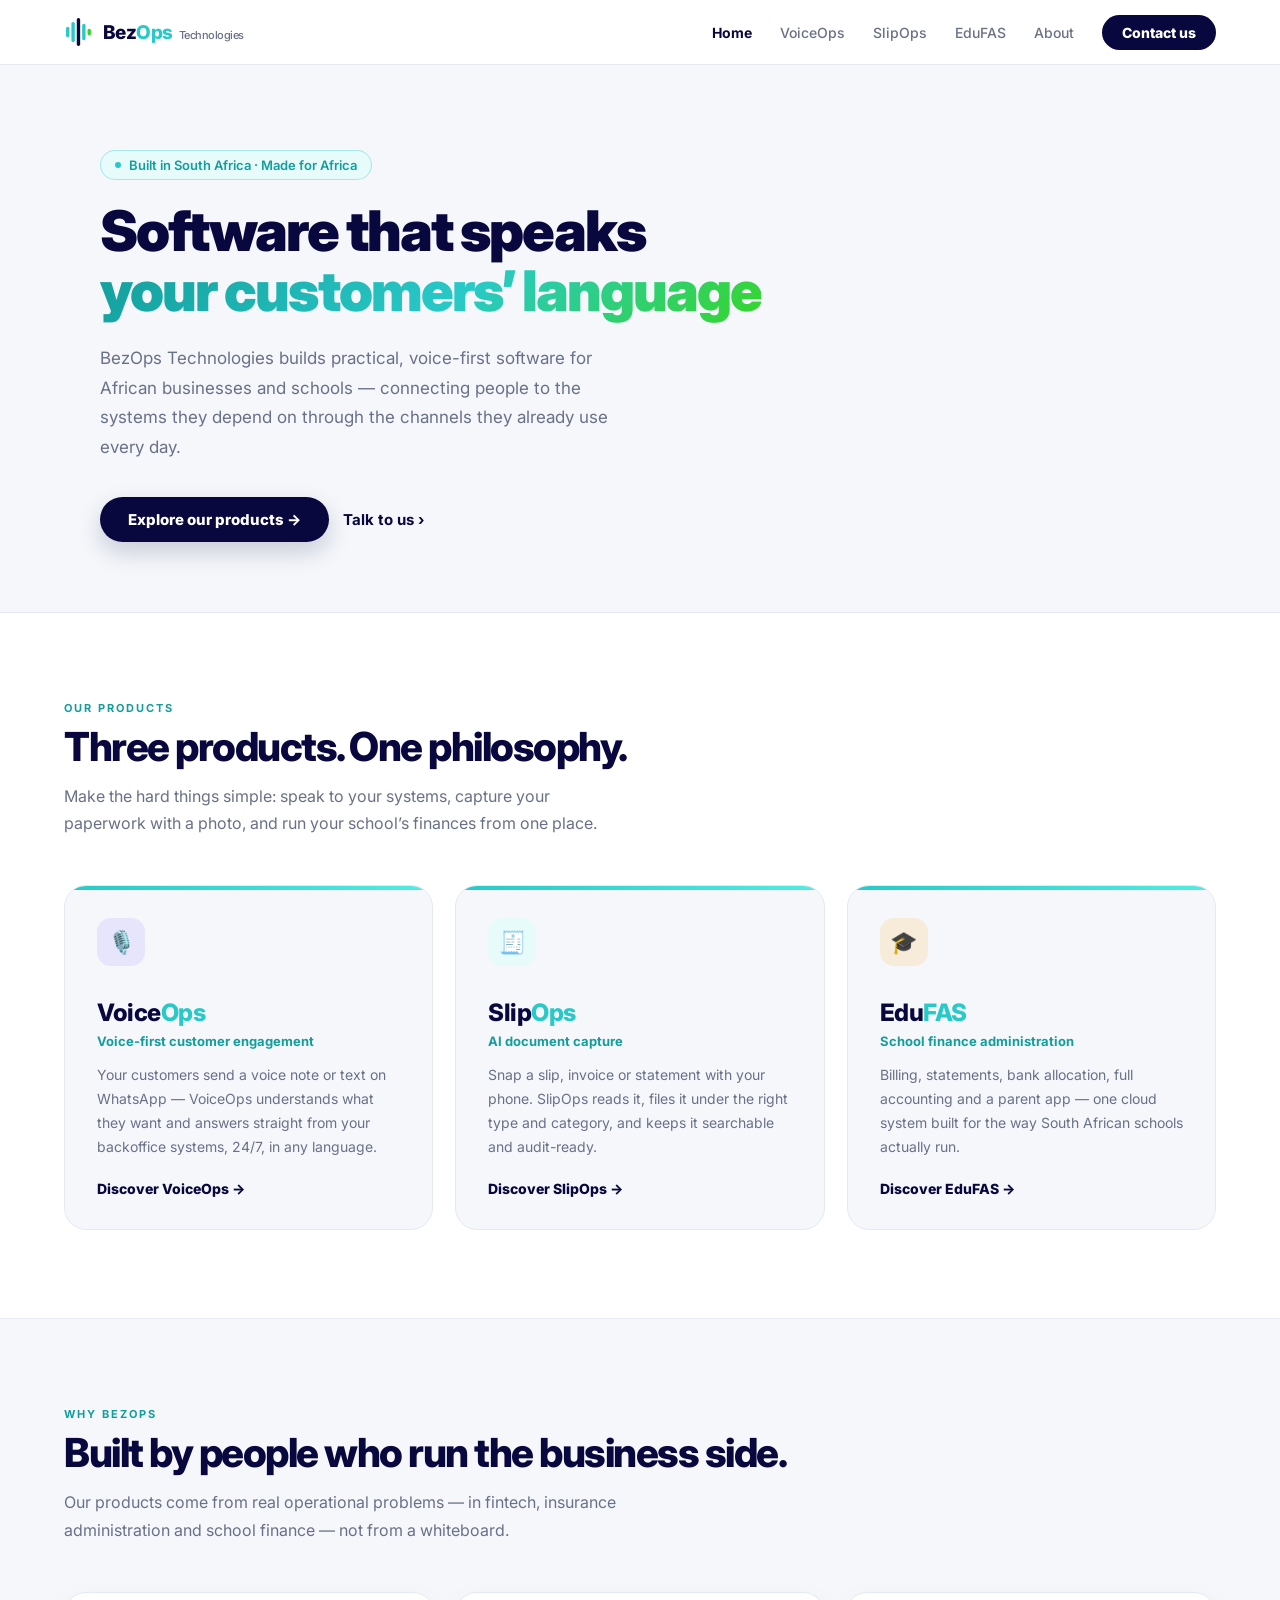
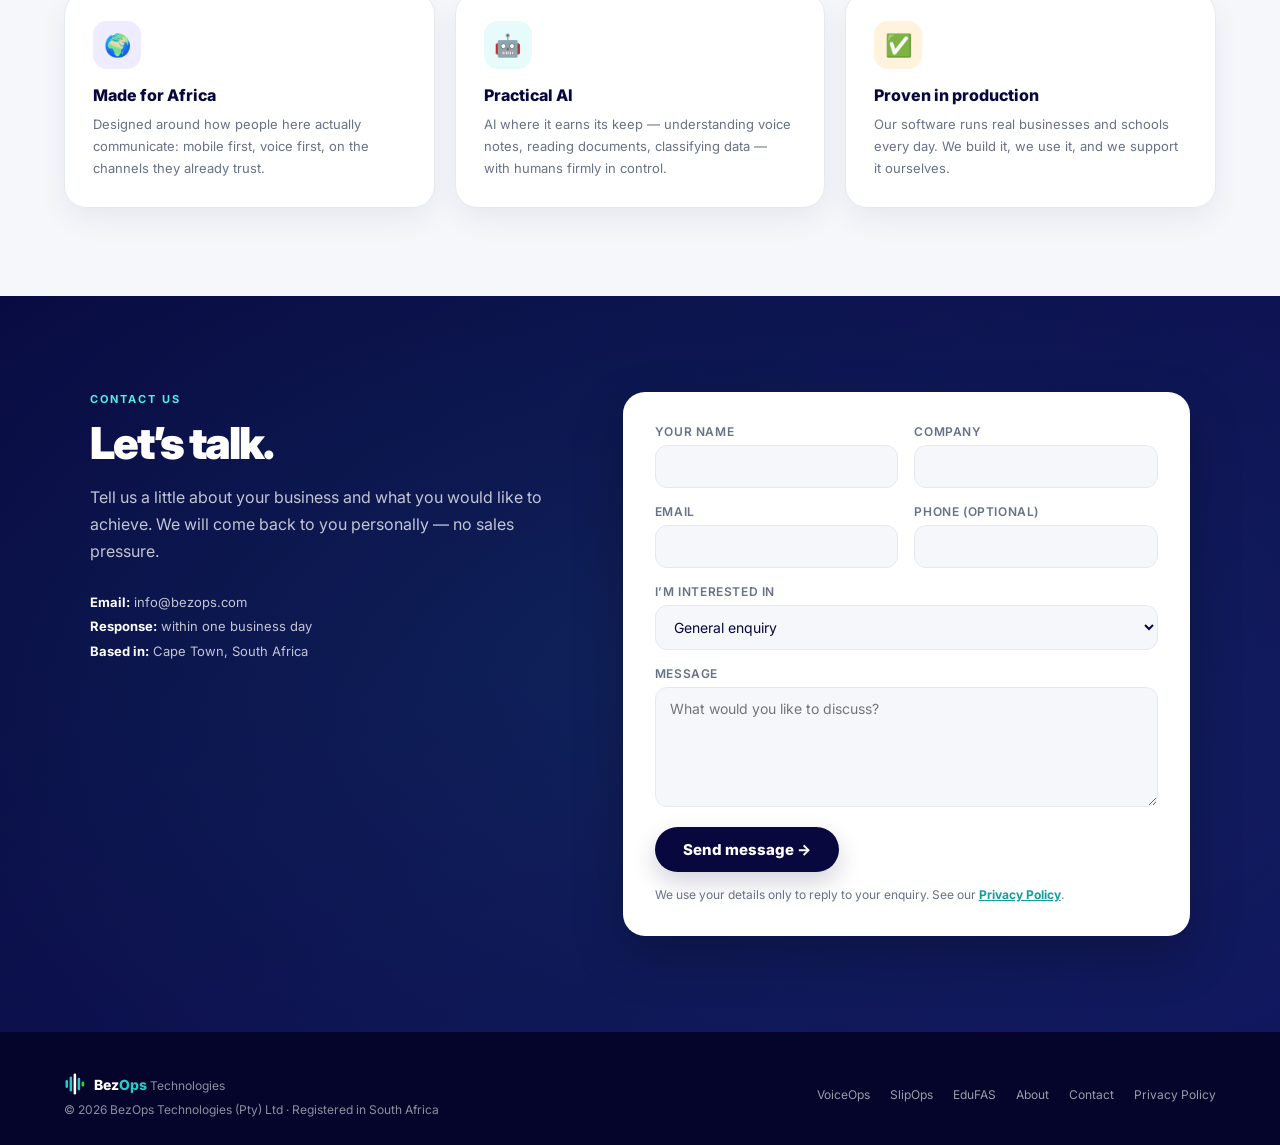
<file: index.html>
<!DOCTYPE html>
<html lang="en">
<head>
<meta charset="UTF-8">
<meta name="viewport" content="width=device-width, initial-scale=1.0">
<title>BezOps Technologies — Voice-first software for African business</title>
<meta name="description" content="BezOps Technologies builds VoiceOps, SlipOps and EduFAS: practical, voice-first software for African businesses and schools.">
<meta property="og:type" content="website">
<meta property="og:site_name" content="BezOps Technologies">
<meta property="og:title" content="BezOps Technologies — Voice-first software for African business">
<meta property="og:description" content="BezOps Technologies builds VoiceOps, SlipOps and EduFAS: practical, voice-first software for African businesses and schools.">
<link rel="icon" href="data:image/svg+xml,%3Csvg xmlns=%22http://www.w3.org/2000/svg%22 viewBox=%220 0 128 128%22 width=%22128%22 height=%22128%22%3E%3Crect width=%22128%22 height=%22128%22 rx=%2228%22 fill=%22%2308083f%22/%3E%3Crect x=%2228.85%22 y=%2249.27%22 width=%229.50%22 height=%2229.45%22 rx=%224.75%22 fill=%22%2328c9c7%22/%3E%3Crect x=%2244.05%22 y=%2235.50%22 width=%229.50%22 height=%2257.00%22 rx=%224.75%22 fill=%22%2328c9c7%22/%3E%3Crect x=%2259.25%22 y=%2224.58%22 width=%229.50%22 height=%2278.85%22 rx=%224.75%22 fill=%22%23ffffff%22/%3E%3Crect x=%2274.45%22 y=%2240.73%22 width=%229.50%22 height=%2246.55%22 rx=%224.75%22 fill=%22%2328c9c7%22/%3E%3Crect x=%2289.65%22 y=%2254.50%22 width=%229.50%22 height=%2219.00%22 rx=%224.75%22 fill=%22%2336d629%22/%3E%3C/svg%3E">
<link rel="preconnect" href="https://fonts.googleapis.com">
<link href="https://fonts.googleapis.com/css2?family=Inter:wght@300;400;500;600;700;800;900&display=swap" rel="stylesheet">
<link rel="stylesheet" href="styles.css">
</head>
<body>

<nav>
  <a href="index.html" class="nav-logo">
    <svg class="logo-icon" aria-hidden="true" xmlns="http://www.w3.org/2000/svg" viewBox="0 0 86 95"><rect x="6.00" y="32.00" width="10.00" height="31.00" rx="5.00" fill="#28c9c7"/><rect x="22.00" y="17.50" width="10.00" height="60.00" rx="5.00" fill="#28c9c7"/><rect x="38.00" y="6.00" width="10.00" height="83.00" rx="5.00" fill="#08083f"/><rect x="54.00" y="23.00" width="10.00" height="49.00" rx="5.00" fill="#28c9c7"/><rect x="70.00" y="37.50" width="10.00" height="20.00" rx="5.00" fill="#36d629"/></svg>
    <span class="logo-text">Bez<em>Ops</em><span class="logo-by">Technologies</span></span>
  </a>
  <button class="nav-toggle" aria-label="Menu" aria-expanded="false">&#9776;</button>
  <ul class="nav-links">
    <li><a href="index.html" class="active">Home</a></li><li><a href="voiceops.html">VoiceOps</a></li><li><a href="slipops.html">SlipOps</a></li><li><a href="edufas.html">EduFAS</a></li><li><a href="about.html">About</a></li>
    <li><a href="contact.html" class="nav-cta">Contact us</a></li>
  </ul>
</nav>

<div class="hero-wrap">
<div class="hero simple">
  <div>
    <div class="hero-eyebrow">Built in South Africa &middot; Made for Africa</div>
    <h1>Software that speaks<br><em>your customers&rsquo; language</em></h1>
    <p>BezOps Technologies builds practical, voice-first software for African businesses and schools &mdash; connecting people to the systems they depend on through the channels they already use every day.</p>
    <div class="hero-actions">
      <a href="#products" class="btn-primary">Explore our products &rarr;</a>
      <a href="contact.html" class="btn-ghost">Talk to us ›</a>
    </div>
  </div>
</div>
</div>

<section id="products" class="alt-bg">
<div class="section-inner">
  <div class="section-eyebrow">Our products</div>
  <h2 class="section-title">Three products. One philosophy.</h2>
  <p class="section-sub">Make the hard things simple: speak to your systems, capture your paperwork with a photo, and run your school&rsquo;s finances from one place.</p>
  <div class="product-grid">
    <a href="voiceops.html" class="product-card">
      <div class="cap-icon blue">🎙️</div>
      <div class="product-name">Voice<em>Ops</em></div>
      <div class="product-tag">Voice-first customer engagement</div>
      <div class="product-desc">Your customers send a voice note or text on WhatsApp &mdash; VoiceOps understands what they want and answers straight from your backoffice systems, 24/7, in any language.</div>
      <div class="product-link">Discover VoiceOps &rarr;</div>
    </a>
    <a href="slipops.html" class="product-card">
      <div class="cap-icon teal">🧾</div>
      <div class="product-name">Slip<em>Ops</em></div>
      <div class="product-tag">AI document capture</div>
      <div class="product-desc">Snap a slip, invoice or statement with your phone. SlipOps reads it, files it under the right type and category, and keeps it searchable and audit-ready.</div>
      <div class="product-link">Discover SlipOps &rarr;</div>
    </a>
    <a href="edufas.html" class="product-card">
      <div class="cap-icon orange">🎓</div>
      <div class="product-name">Edu<em>FAS</em></div>
      <div class="product-tag">School finance administration</div>
      <div class="product-desc">Billing, statements, bank allocation, full accounting and a parent app &mdash; one cloud system built for the way South African schools actually run.</div>
      <div class="product-link">Discover EduFAS &rarr;</div>
    </a>
  </div>
</div>
</section>

<section>
<div class="section-inner">
  <div class="section-eyebrow">Why BezOps</div>
  <h2 class="section-title">Built by people who run the business side.</h2>
  <p class="section-sub">Our products come from real operational problems &mdash; in fintech, insurance administration and school finance &mdash; not from a whiteboard.</p>
  <div class="caps-grid">
    <div class="cap-card"><div class="cap-icon blue">🌍</div><div class="cap-title">Made for Africa</div><div class="cap-desc">Designed around how people here actually communicate: mobile first, voice first, on the channels they already trust.</div></div>
    <div class="cap-card"><div class="cap-icon teal">🤖</div><div class="cap-title">Practical AI</div><div class="cap-desc">AI where it earns its keep &mdash; understanding voice notes, reading documents, classifying data &mdash; with humans firmly in control.</div></div>
    <div class="cap-card"><div class="cap-icon orange">✅</div><div class="cap-title">Proven in production</div><div class="cap-desc">Our software runs real businesses and schools every day. We build it, we use it, and we support it ourselves.</div></div>
  </div>
</div>
</section>

<section class="contact-section" id="contact">
  <div class="contact-inner">
    <div>
      <div class="section-eyebrow">Contact us</div>
      <h2>Let&rsquo;s talk.</h2>
      <p>Tell us a little about your business and what you would like to achieve. We will come back to you personally &mdash; no sales pressure.</p>
      <div class="contact-note">
        <strong>Email:</strong> info@bezops.com<br>
        <strong>Response:</strong> within one business day<br>
        <strong>Based in:</strong> Cape Town, South Africa
      </div>
    </div>
    <form class="contact-form" novalidate>
      <div class="form-row">
        <div class="field"><label for="f-name-General">Your name</label><input id="f-name-General" name="name" required autocomplete="name"></div>
        <div class="field"><label for="f-company-General">Company</label><input id="f-company-General" name="company" autocomplete="organization"></div>
      </div>
      <div class="form-row">
        <div class="field"><label for="f-email-General">Email</label><input id="f-email-General" name="email" type="email" required autocomplete="email"></div>
        <div class="field"><label for="f-phone-General">Phone (optional)</label><input id="f-phone-General" name="phone" type="tel" autocomplete="tel"></div>
      </div>
      <div class="field"><label for="f-product-General">I&rsquo;m interested in</label><select id="f-product-General" name="product"><option value="General" selected>General enquiry</option><option value="VoiceOps">VoiceOps</option><option value="SlipOps">SlipOps</option><option value="EduFAS">EduFAS</option></select></div>
      <div class="field"><label for="f-msg-General">Message</label><textarea id="f-msg-General" name="message" required placeholder="What would you like to discuss?"></textarea></div>
      <input type="text" name="_gotcha" class="hp" tabindex="-1" autocomplete="off">
      <button type="submit" class="btn-primary">Send message &rarr;</button>
      <div class="form-status" role="status"></div>
      <p class="form-privacy">We use your details only to reply to your enquiry. See our <a href="privacy.html">Privacy Policy</a>.</p>
    </form>
  </div>
</section>

<footer>
  <div class="footer-inner">
    <div>
      <div class="footer-brand">
        <svg class="logo-icon sm" aria-hidden="true" xmlns="http://www.w3.org/2000/svg" viewBox="0 0 86 95"><rect x="6.00" y="32.00" width="10.00" height="31.00" rx="5.00" fill="#28c9c7"/><rect x="22.00" y="17.50" width="10.00" height="60.00" rx="5.00" fill="#28c9c7"/><rect x="38.00" y="6.00" width="10.00" height="83.00" rx="5.00" fill="#ffffff"/><rect x="54.00" y="23.00" width="10.00" height="49.00" rx="5.00" fill="#28c9c7"/><rect x="70.00" y="37.50" width="10.00" height="20.00" rx="5.00" fill="#36d629"/></svg>
        <span style="font-weight:800;color:#fff;font-size:14px;">Bez<span style="color:var(--cyan);">Ops</span> <span style="color:rgba(255,255,255,.55);font-weight:400;font-size:12px;">Technologies</span></span>
      </div>
      <div class="footer-copy">&copy; <span id="year">2026</span> BezOps Technologies (Pty) Ltd &middot; Registered in South Africa</div>
    </div>
    <div class="footer-links">
      <a href="voiceops.html">VoiceOps</a><a href="slipops.html">SlipOps</a><a href="edufas.html">EduFAS</a><a href="about.html">About</a><a href="contact.html">Contact</a><a href="privacy.html">Privacy Policy</a>
    </div>
  </div>
</footer>
<script src="script.js"></script>
</body>
</html>
</file>
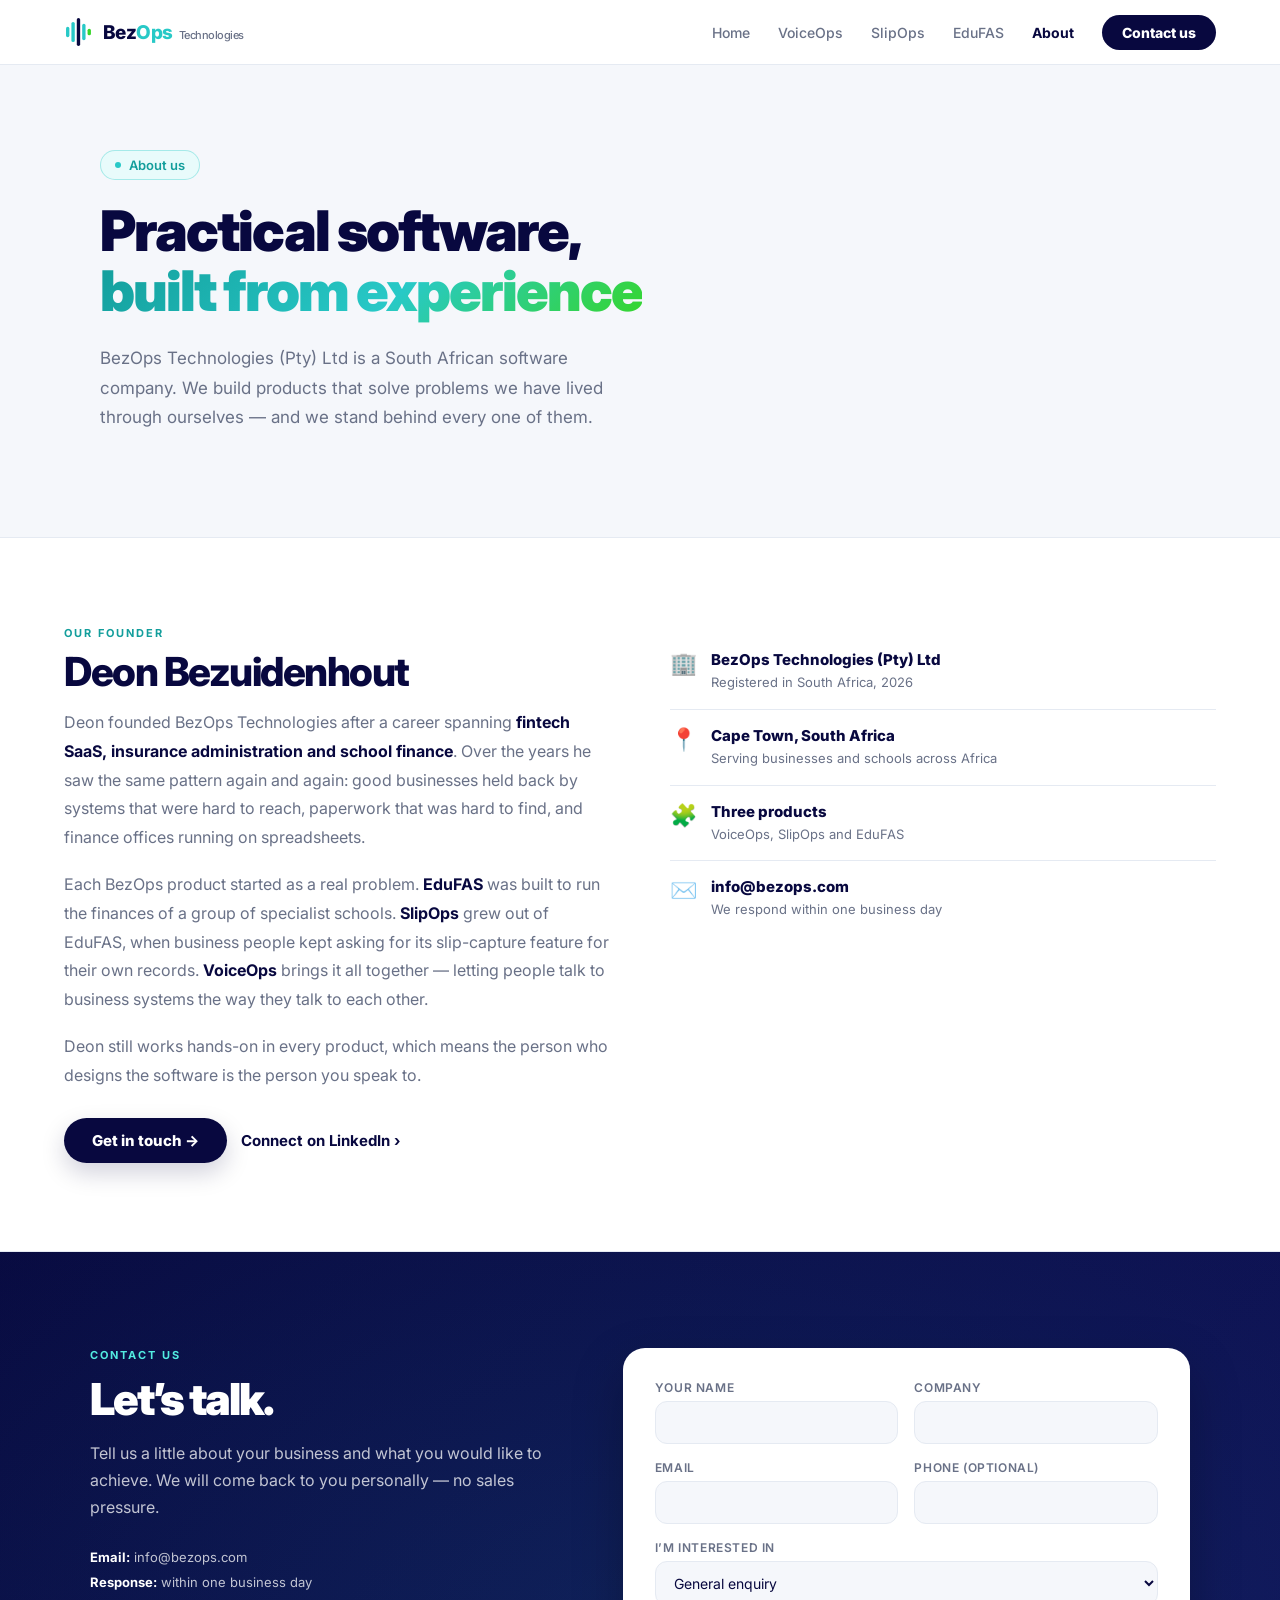
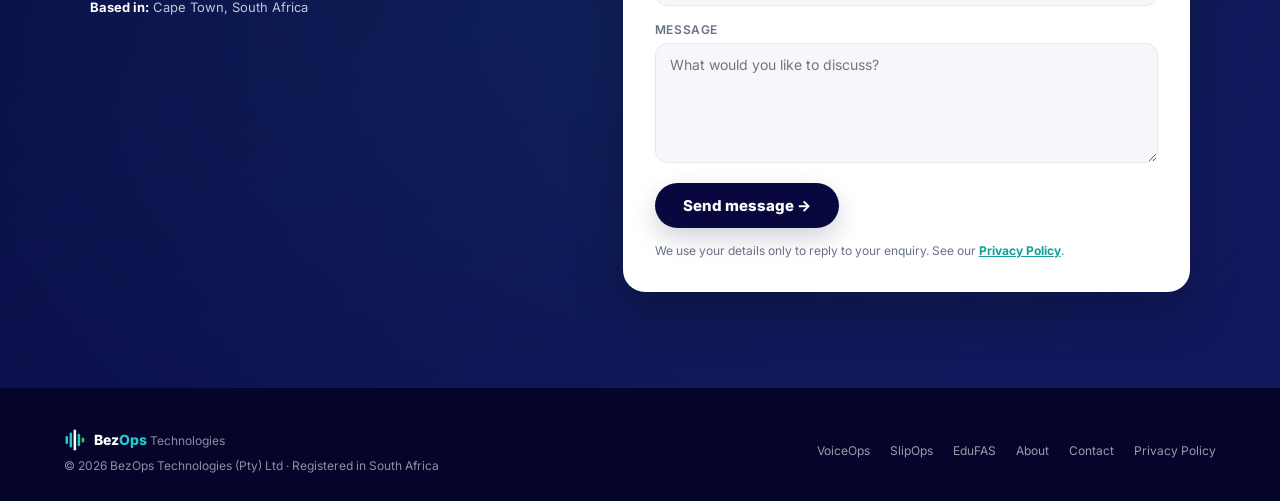
<file: about.html>
<!DOCTYPE html>
<html lang="en">
<head>
<meta charset="UTF-8">
<meta name="viewport" content="width=device-width, initial-scale=1.0">
<title>About BezOps Technologies</title>
<meta name="description" content="BezOps Technologies (Pty) Ltd is a South African software company building VoiceOps, SlipOps and EduFAS.">
<meta property="og:type" content="website">
<meta property="og:site_name" content="BezOps Technologies">
<meta property="og:title" content="About BezOps Technologies">
<meta property="og:description" content="BezOps Technologies (Pty) Ltd is a South African software company building VoiceOps, SlipOps and EduFAS.">
<link rel="icon" href="data:image/svg+xml,%3Csvg xmlns=%22http://www.w3.org/2000/svg%22 viewBox=%220 0 128 128%22 width=%22128%22 height=%22128%22%3E%3Crect width=%22128%22 height=%22128%22 rx=%2228%22 fill=%22%2308083f%22/%3E%3Crect x=%2228.85%22 y=%2249.27%22 width=%229.50%22 height=%2229.45%22 rx=%224.75%22 fill=%22%2328c9c7%22/%3E%3Crect x=%2244.05%22 y=%2235.50%22 width=%229.50%22 height=%2257.00%22 rx=%224.75%22 fill=%22%2328c9c7%22/%3E%3Crect x=%2259.25%22 y=%2224.58%22 width=%229.50%22 height=%2278.85%22 rx=%224.75%22 fill=%22%23ffffff%22/%3E%3Crect x=%2274.45%22 y=%2240.73%22 width=%229.50%22 height=%2246.55%22 rx=%224.75%22 fill=%22%2328c9c7%22/%3E%3Crect x=%2289.65%22 y=%2254.50%22 width=%229.50%22 height=%2219.00%22 rx=%224.75%22 fill=%22%2336d629%22/%3E%3C/svg%3E">
<link rel="preconnect" href="https://fonts.googleapis.com">
<link href="https://fonts.googleapis.com/css2?family=Inter:wght@300;400;500;600;700;800;900&display=swap" rel="stylesheet">
<link rel="stylesheet" href="styles.css">
</head>
<body>

<nav>
  <a href="index.html" class="nav-logo">
    <svg class="logo-icon" aria-hidden="true" xmlns="http://www.w3.org/2000/svg" viewBox="0 0 86 95"><rect x="6.00" y="32.00" width="10.00" height="31.00" rx="5.00" fill="#28c9c7"/><rect x="22.00" y="17.50" width="10.00" height="60.00" rx="5.00" fill="#28c9c7"/><rect x="38.00" y="6.00" width="10.00" height="83.00" rx="5.00" fill="#08083f"/><rect x="54.00" y="23.00" width="10.00" height="49.00" rx="5.00" fill="#28c9c7"/><rect x="70.00" y="37.50" width="10.00" height="20.00" rx="5.00" fill="#36d629"/></svg>
    <span class="logo-text">Bez<em>Ops</em><span class="logo-by">Technologies</span></span>
  </a>
  <button class="nav-toggle" aria-label="Menu" aria-expanded="false">&#9776;</button>
  <ul class="nav-links">
    <li><a href="index.html">Home</a></li><li><a href="voiceops.html">VoiceOps</a></li><li><a href="slipops.html">SlipOps</a></li><li><a href="edufas.html">EduFAS</a></li><li><a href="about.html" class="active">About</a></li>
    <li><a href="contact.html" class="nav-cta">Contact us</a></li>
  </ul>
</nav>

<div class="hero-wrap">
<div class="hero simple">
  <div>
    <div class="hero-eyebrow">About us</div>
    <h1>Practical software,<br><em>built from experience</em></h1>
    <p>BezOps Technologies (Pty) Ltd is a South African software company. We build products that solve problems we have lived through ourselves &mdash; and we stand behind every one of them.</p>
  </div>
</div>
</div>

<section class="alt-bg">
<div class="section-inner">
  <div class="split">
    <div class="prose">
      <div class="section-eyebrow">Our founder</div>
      <h2 class="section-title">Deon Bezuidenhout</h2>
      <p>Deon founded BezOps Technologies after a career spanning <strong>fintech SaaS, insurance administration and school finance</strong>. Over the years he saw the same pattern again and again: good businesses held back by systems that were hard to reach, paperwork that was hard to find, and finance offices running on spreadsheets.</p>
      <p>Each BezOps product started as a real problem. <strong>EduFAS</strong> was built to run the finances of a group of specialist schools. <strong>SlipOps</strong> grew out of EduFAS, when business people kept asking for its slip-capture feature for their own records. <strong>VoiceOps</strong> brings it all together &mdash; letting people talk to business systems the way they talk to each other.</p>
      <p>Deon still works hands-on in every product, which means the person who designs the software is the person you speak to.</p>
      <div class="hero-actions" style="margin-top:28px">
        <a href="contact.html" class="btn-primary">Get in touch &rarr;</a>
        <a href="https://www.linkedin.com/in/deon-bezuidenhout-a7282619/" class="btn-ghost" target="_blank" rel="noopener">Connect on LinkedIn ›</a>
      </div>
    </div>
    <div>
      <ul class="fact-list">
        <li><div class="fact-icon">🏢</div><div><div class="fact-title">BezOps Technologies (Pty) Ltd</div><div class="fact-desc">Registered in South Africa, 2026</div></div></li>
        <li><div class="fact-icon">📍</div><div><div class="fact-title">Cape Town, South Africa</div><div class="fact-desc">Serving businesses and schools across Africa</div></div></li>
        <li><div class="fact-icon">🧩</div><div><div class="fact-title">Three products</div><div class="fact-desc">VoiceOps, SlipOps and EduFAS</div></div></li>
        <li><div class="fact-icon">✉️</div><div><div class="fact-title">info@bezops.com</div><div class="fact-desc">We respond within one business day</div></div></li>
      </ul>
    </div>
  </div>
</div>
</section>

<section class="contact-section" id="contact">
  <div class="contact-inner">
    <div>
      <div class="section-eyebrow">Contact us</div>
      <h2>Let&rsquo;s talk.</h2>
      <p>Tell us a little about your business and what you would like to achieve. We will come back to you personally &mdash; no sales pressure.</p>
      <div class="contact-note">
        <strong>Email:</strong> info@bezops.com<br>
        <strong>Response:</strong> within one business day<br>
        <strong>Based in:</strong> Cape Town, South Africa
      </div>
    </div>
    <form class="contact-form" novalidate>
      <div class="form-row">
        <div class="field"><label for="f-name-General">Your name</label><input id="f-name-General" name="name" required autocomplete="name"></div>
        <div class="field"><label for="f-company-General">Company</label><input id="f-company-General" name="company" autocomplete="organization"></div>
      </div>
      <div class="form-row">
        <div class="field"><label for="f-email-General">Email</label><input id="f-email-General" name="email" type="email" required autocomplete="email"></div>
        <div class="field"><label for="f-phone-General">Phone (optional)</label><input id="f-phone-General" name="phone" type="tel" autocomplete="tel"></div>
      </div>
      <div class="field"><label for="f-product-General">I&rsquo;m interested in</label><select id="f-product-General" name="product"><option value="General" selected>General enquiry</option><option value="VoiceOps">VoiceOps</option><option value="SlipOps">SlipOps</option><option value="EduFAS">EduFAS</option></select></div>
      <div class="field"><label for="f-msg-General">Message</label><textarea id="f-msg-General" name="message" required placeholder="What would you like to discuss?"></textarea></div>
      <input type="text" name="_gotcha" class="hp" tabindex="-1" autocomplete="off">
      <button type="submit" class="btn-primary">Send message &rarr;</button>
      <div class="form-status" role="status"></div>
      <p class="form-privacy">We use your details only to reply to your enquiry. See our <a href="privacy.html">Privacy Policy</a>.</p>
    </form>
  </div>
</section>

<footer>
  <div class="footer-inner">
    <div>
      <div class="footer-brand">
        <svg class="logo-icon sm" aria-hidden="true" xmlns="http://www.w3.org/2000/svg" viewBox="0 0 86 95"><rect x="6.00" y="32.00" width="10.00" height="31.00" rx="5.00" fill="#28c9c7"/><rect x="22.00" y="17.50" width="10.00" height="60.00" rx="5.00" fill="#28c9c7"/><rect x="38.00" y="6.00" width="10.00" height="83.00" rx="5.00" fill="#ffffff"/><rect x="54.00" y="23.00" width="10.00" height="49.00" rx="5.00" fill="#28c9c7"/><rect x="70.00" y="37.50" width="10.00" height="20.00" rx="5.00" fill="#36d629"/></svg>
        <span style="font-weight:800;color:#fff;font-size:14px;">Bez<span style="color:var(--cyan);">Ops</span> <span style="color:rgba(255,255,255,.55);font-weight:400;font-size:12px;">Technologies</span></span>
      </div>
      <div class="footer-copy">&copy; <span id="year">2026</span> BezOps Technologies (Pty) Ltd &middot; Registered in South Africa</div>
    </div>
    <div class="footer-links">
      <a href="voiceops.html">VoiceOps</a><a href="slipops.html">SlipOps</a><a href="edufas.html">EduFAS</a><a href="about.html">About</a><a href="contact.html">Contact</a><a href="privacy.html">Privacy Policy</a>
    </div>
  </div>
</footer>
<script src="script.js"></script>
</body>
</html>
</file>
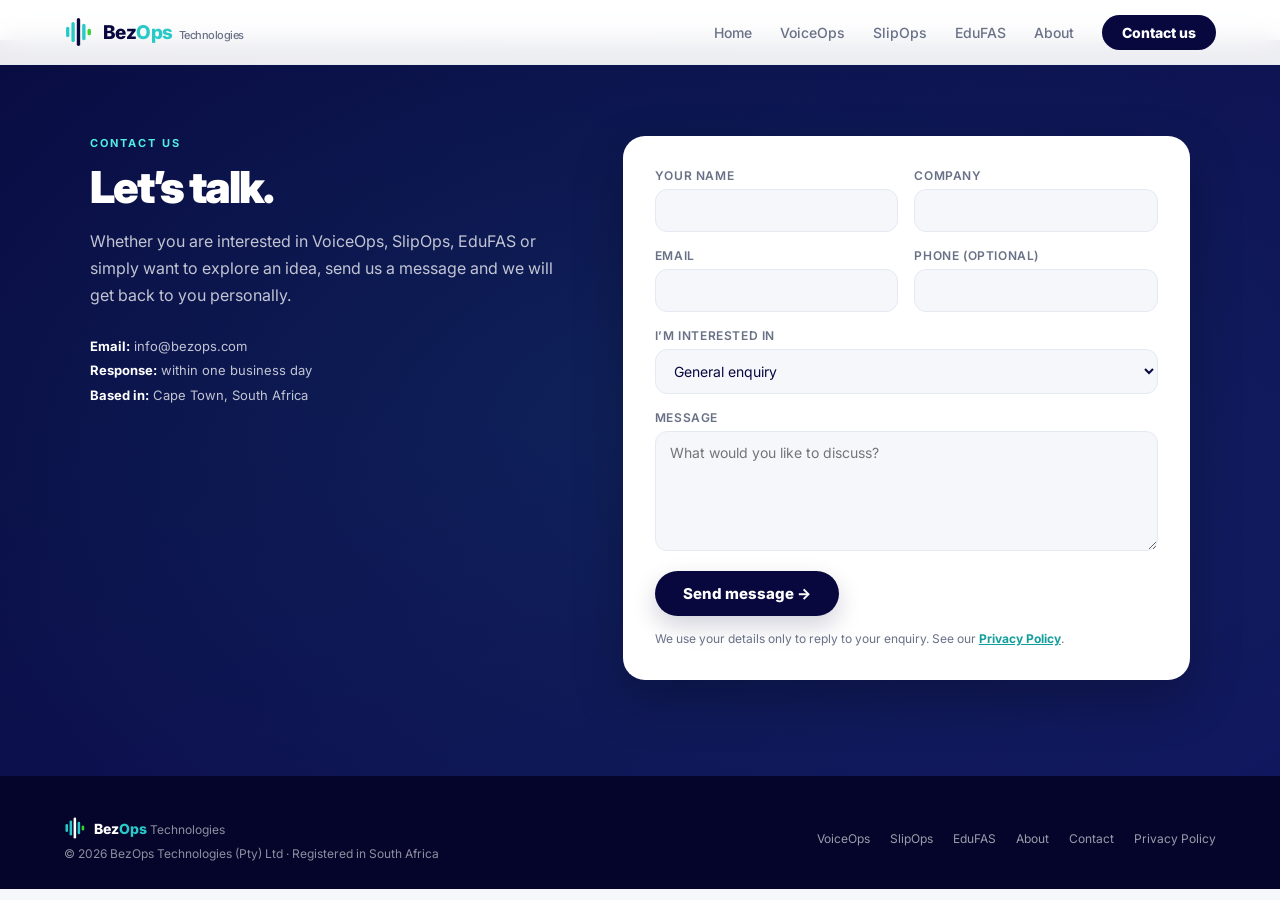
<file: contact.html>
<!DOCTYPE html>
<html lang="en">
<head>
<meta charset="UTF-8">
<meta name="viewport" content="width=device-width, initial-scale=1.0">
<title>Contact BezOps Technologies</title>
<meta name="description" content="Get in touch with BezOps Technologies about VoiceOps, SlipOps or EduFAS.">
<meta property="og:type" content="website">
<meta property="og:site_name" content="BezOps Technologies">
<meta property="og:title" content="Contact BezOps Technologies">
<meta property="og:description" content="Get in touch with BezOps Technologies about VoiceOps, SlipOps or EduFAS.">
<link rel="icon" href="data:image/svg+xml,%3Csvg xmlns=%22http://www.w3.org/2000/svg%22 viewBox=%220 0 128 128%22 width=%22128%22 height=%22128%22%3E%3Crect width=%22128%22 height=%22128%22 rx=%2228%22 fill=%22%2308083f%22/%3E%3Crect x=%2228.85%22 y=%2249.27%22 width=%229.50%22 height=%2229.45%22 rx=%224.75%22 fill=%22%2328c9c7%22/%3E%3Crect x=%2244.05%22 y=%2235.50%22 width=%229.50%22 height=%2257.00%22 rx=%224.75%22 fill=%22%2328c9c7%22/%3E%3Crect x=%2259.25%22 y=%2224.58%22 width=%229.50%22 height=%2278.85%22 rx=%224.75%22 fill=%22%23ffffff%22/%3E%3Crect x=%2274.45%22 y=%2240.73%22 width=%229.50%22 height=%2246.55%22 rx=%224.75%22 fill=%22%2328c9c7%22/%3E%3Crect x=%2289.65%22 y=%2254.50%22 width=%229.50%22 height=%2219.00%22 rx=%224.75%22 fill=%22%2336d629%22/%3E%3C/svg%3E">
<link rel="preconnect" href="https://fonts.googleapis.com">
<link href="https://fonts.googleapis.com/css2?family=Inter:wght@300;400;500;600;700;800;900&display=swap" rel="stylesheet">
<link rel="stylesheet" href="styles.css">
</head>
<body>

<nav>
  <a href="index.html" class="nav-logo">
    <svg class="logo-icon" aria-hidden="true" xmlns="http://www.w3.org/2000/svg" viewBox="0 0 86 95"><rect x="6.00" y="32.00" width="10.00" height="31.00" rx="5.00" fill="#28c9c7"/><rect x="22.00" y="17.50" width="10.00" height="60.00" rx="5.00" fill="#28c9c7"/><rect x="38.00" y="6.00" width="10.00" height="83.00" rx="5.00" fill="#08083f"/><rect x="54.00" y="23.00" width="10.00" height="49.00" rx="5.00" fill="#28c9c7"/><rect x="70.00" y="37.50" width="10.00" height="20.00" rx="5.00" fill="#36d629"/></svg>
    <span class="logo-text">Bez<em>Ops</em><span class="logo-by">Technologies</span></span>
  </a>
  <button class="nav-toggle" aria-label="Menu" aria-expanded="false">&#9776;</button>
  <ul class="nav-links">
    <li><a href="index.html">Home</a></li><li><a href="voiceops.html">VoiceOps</a></li><li><a href="slipops.html">SlipOps</a></li><li><a href="edufas.html">EduFAS</a></li><li><a href="about.html">About</a></li>
    <li><a href="contact.html" class="nav-cta">Contact us</a></li>
  </ul>
</nav>

<div style="height:40px"></div>

<section class="contact-section" id="contact">
  <div class="contact-inner">
    <div>
      <div class="section-eyebrow">Contact us</div>
      <h2>Let&rsquo;s talk.</h2>
      <p>Whether you are interested in VoiceOps, SlipOps, EduFAS or simply want to explore an idea, send us a message and we will get back to you personally.</p>
      <div class="contact-note">
        <strong>Email:</strong> info@bezops.com<br>
        <strong>Response:</strong> within one business day<br>
        <strong>Based in:</strong> Cape Town, South Africa
      </div>
    </div>
    <form class="contact-form" novalidate>
      <div class="form-row">
        <div class="field"><label for="f-name-General">Your name</label><input id="f-name-General" name="name" required autocomplete="name"></div>
        <div class="field"><label for="f-company-General">Company</label><input id="f-company-General" name="company" autocomplete="organization"></div>
      </div>
      <div class="form-row">
        <div class="field"><label for="f-email-General">Email</label><input id="f-email-General" name="email" type="email" required autocomplete="email"></div>
        <div class="field"><label for="f-phone-General">Phone (optional)</label><input id="f-phone-General" name="phone" type="tel" autocomplete="tel"></div>
      </div>
      <div class="field"><label for="f-product-General">I&rsquo;m interested in</label><select id="f-product-General" name="product"><option value="General" selected>General enquiry</option><option value="VoiceOps">VoiceOps</option><option value="SlipOps">SlipOps</option><option value="EduFAS">EduFAS</option></select></div>
      <div class="field"><label for="f-msg-General">Message</label><textarea id="f-msg-General" name="message" required placeholder="What would you like to discuss?"></textarea></div>
      <input type="text" name="_gotcha" class="hp" tabindex="-1" autocomplete="off">
      <button type="submit" class="btn-primary">Send message &rarr;</button>
      <div class="form-status" role="status"></div>
      <p class="form-privacy">We use your details only to reply to your enquiry. See our <a href="privacy.html">Privacy Policy</a>.</p>
    </form>
  </div>
</section>

<footer>
  <div class="footer-inner">
    <div>
      <div class="footer-brand">
        <svg class="logo-icon sm" aria-hidden="true" xmlns="http://www.w3.org/2000/svg" viewBox="0 0 86 95"><rect x="6.00" y="32.00" width="10.00" height="31.00" rx="5.00" fill="#28c9c7"/><rect x="22.00" y="17.50" width="10.00" height="60.00" rx="5.00" fill="#28c9c7"/><rect x="38.00" y="6.00" width="10.00" height="83.00" rx="5.00" fill="#ffffff"/><rect x="54.00" y="23.00" width="10.00" height="49.00" rx="5.00" fill="#28c9c7"/><rect x="70.00" y="37.50" width="10.00" height="20.00" rx="5.00" fill="#36d629"/></svg>
        <span style="font-weight:800;color:#fff;font-size:14px;">Bez<span style="color:var(--cyan);">Ops</span> <span style="color:rgba(255,255,255,.55);font-weight:400;font-size:12px;">Technologies</span></span>
      </div>
      <div class="footer-copy">&copy; <span id="year">2026</span> BezOps Technologies (Pty) Ltd &middot; Registered in South Africa</div>
    </div>
    <div class="footer-links">
      <a href="voiceops.html">VoiceOps</a><a href="slipops.html">SlipOps</a><a href="edufas.html">EduFAS</a><a href="about.html">About</a><a href="contact.html">Contact</a><a href="privacy.html">Privacy Policy</a>
    </div>
  </div>
</footer>
<script src="script.js"></script>
</body>
</html>
</file>
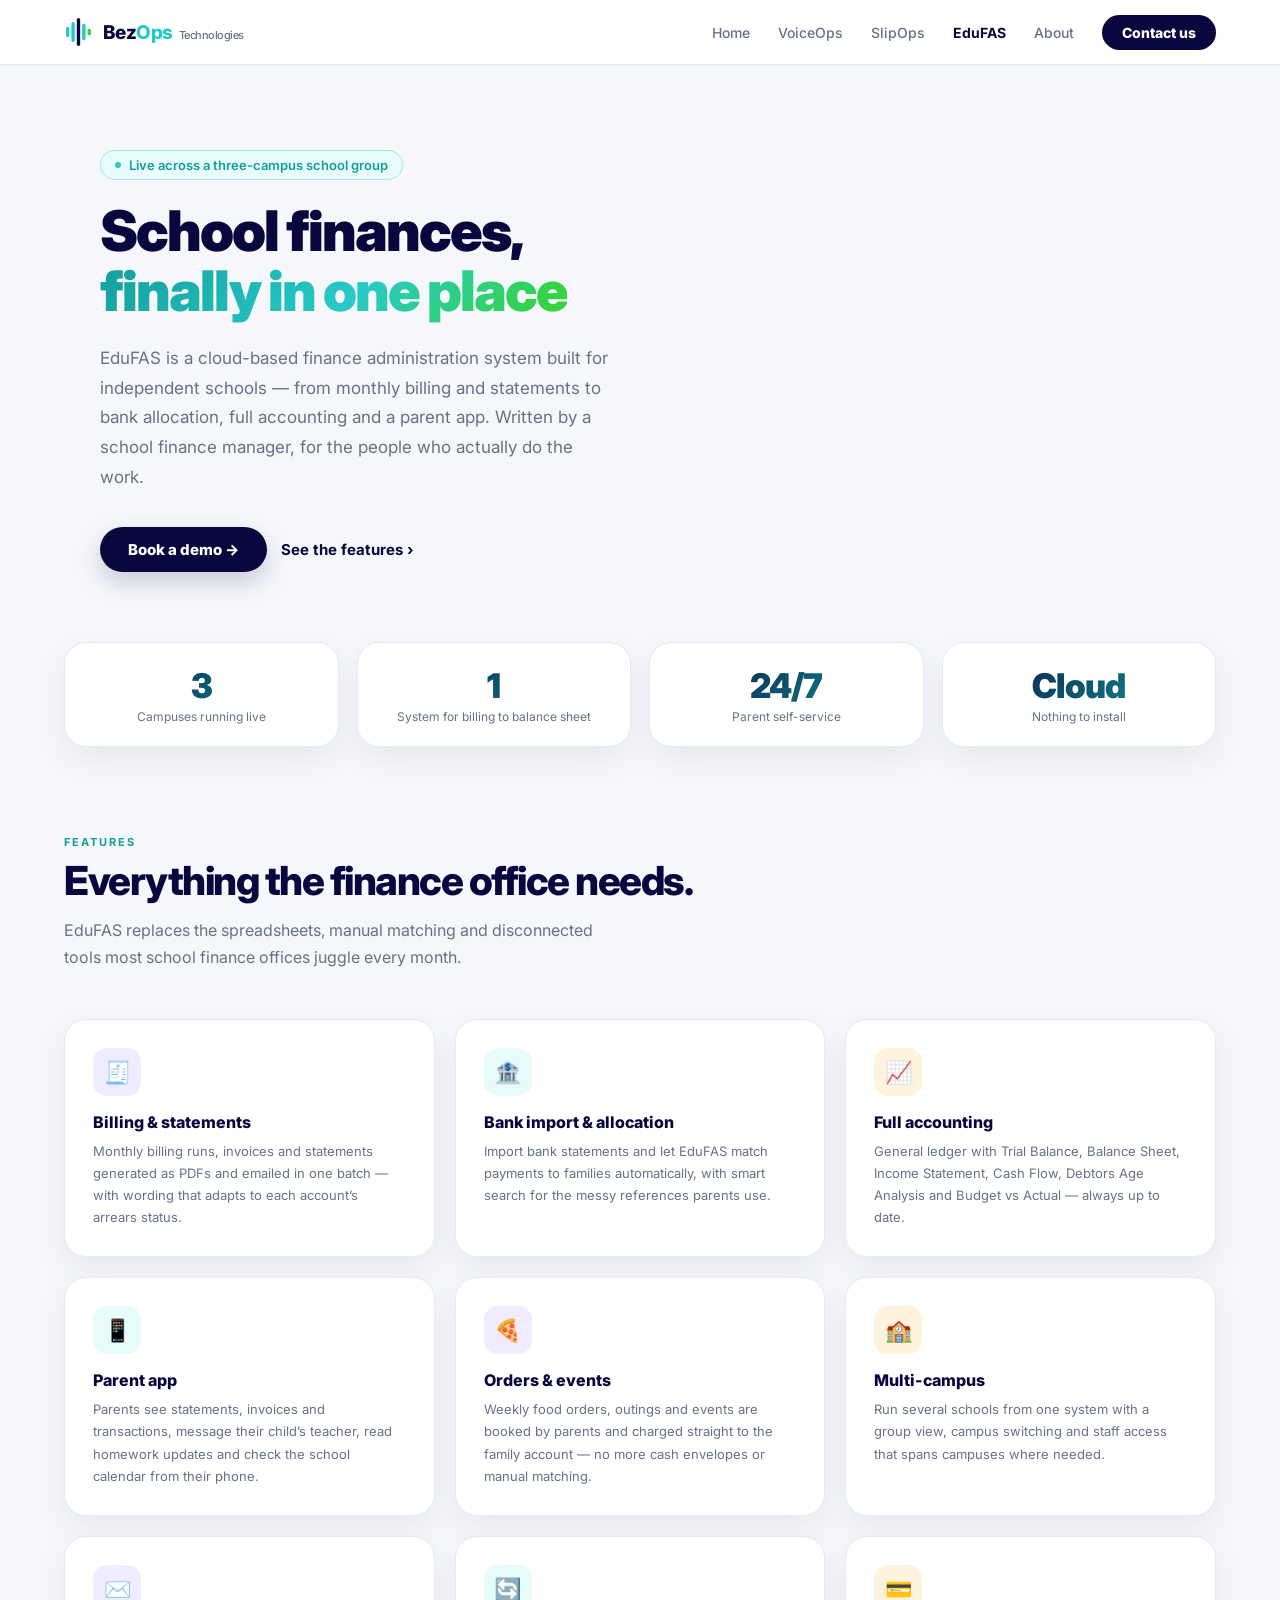
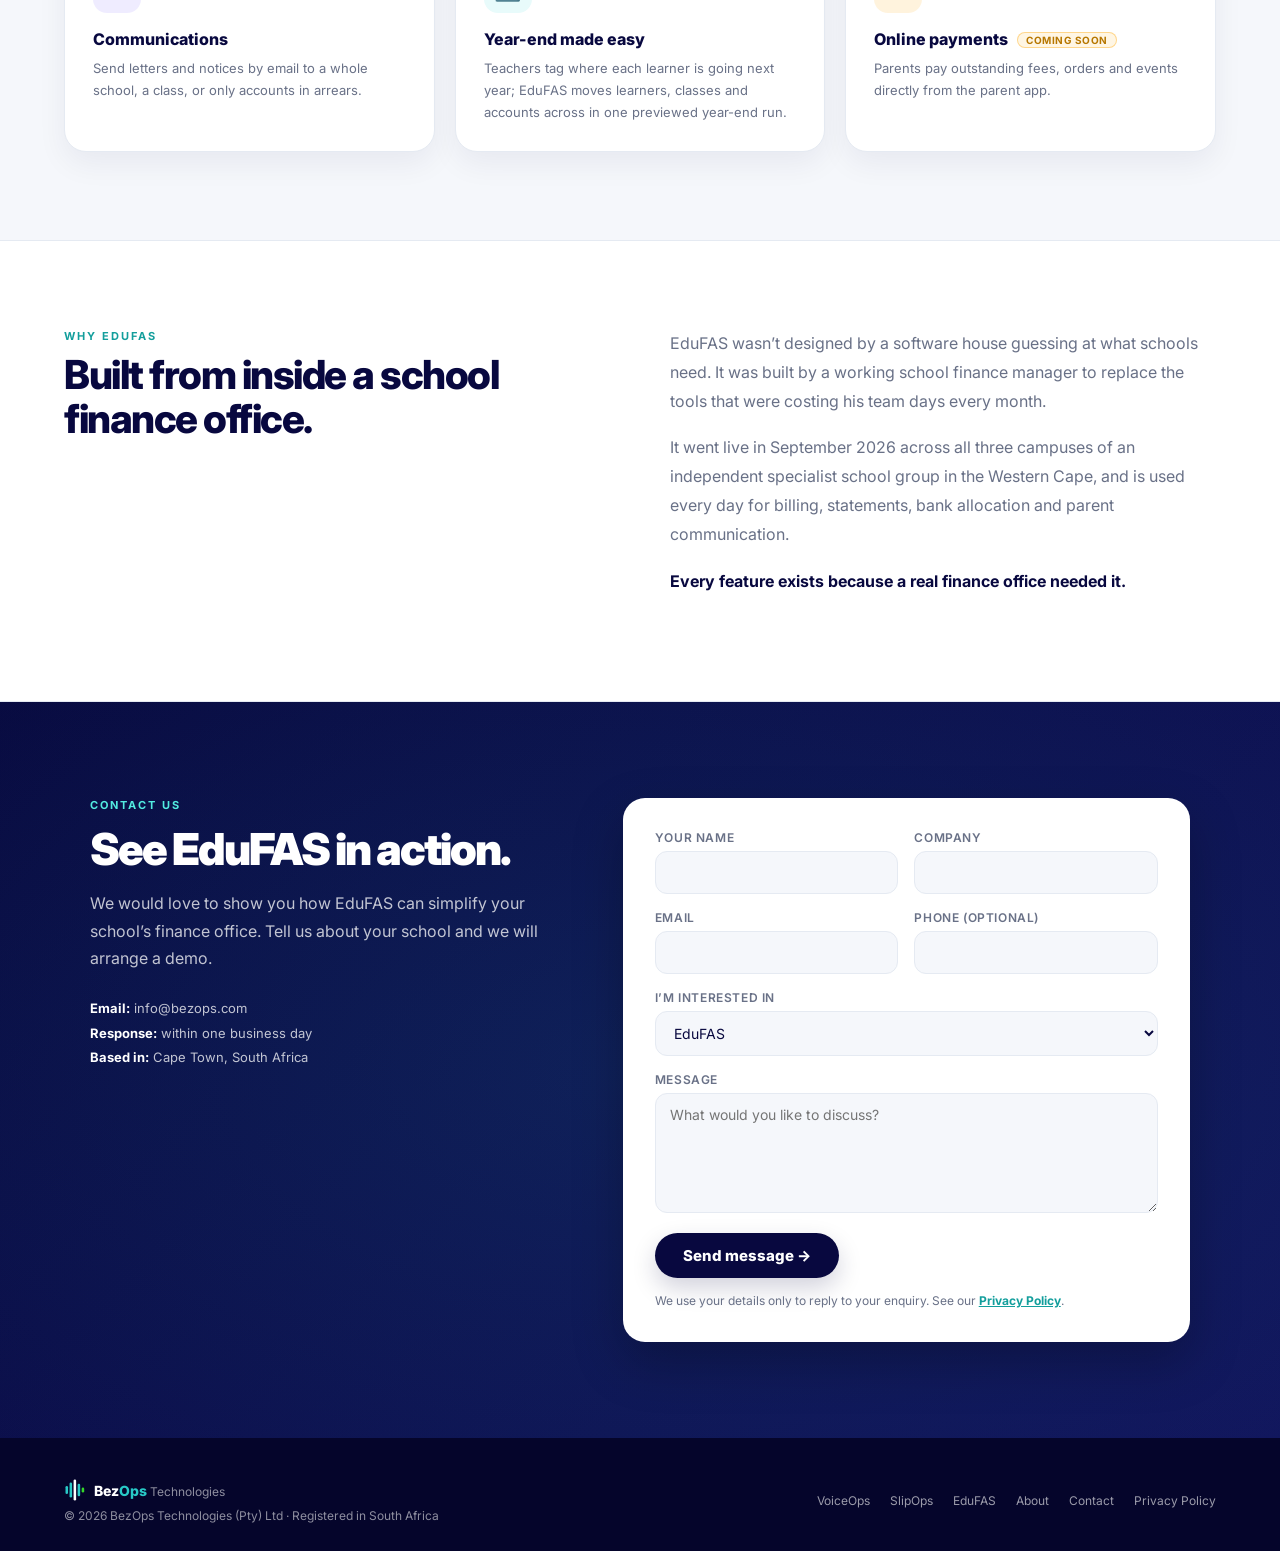
<file: edufas.html>
<!DOCTYPE html>
<html lang="en">
<head>
<meta charset="UTF-8">
<meta name="viewport" content="width=device-width, initial-scale=1.0">
<title>EduFAS by BezOps — School finance administration</title>
<meta name="description" content="EduFAS is a cloud school finance system: billing, statements, bank allocation, full accounting and a parent app, built for South African schools.">
<meta property="og:type" content="website">
<meta property="og:site_name" content="BezOps Technologies">
<meta property="og:title" content="EduFAS by BezOps — School finance administration">
<meta property="og:description" content="EduFAS is a cloud school finance system: billing, statements, bank allocation, full accounting and a parent app, built for South African schools.">
<link rel="icon" href="data:image/svg+xml,%3Csvg xmlns=%22http://www.w3.org/2000/svg%22 viewBox=%220 0 128 128%22 width=%22128%22 height=%22128%22%3E%3Crect width=%22128%22 height=%22128%22 rx=%2228%22 fill=%22%2308083f%22/%3E%3Crect x=%2228.85%22 y=%2249.27%22 width=%229.50%22 height=%2229.45%22 rx=%224.75%22 fill=%22%2328c9c7%22/%3E%3Crect x=%2244.05%22 y=%2235.50%22 width=%229.50%22 height=%2257.00%22 rx=%224.75%22 fill=%22%2328c9c7%22/%3E%3Crect x=%2259.25%22 y=%2224.58%22 width=%229.50%22 height=%2278.85%22 rx=%224.75%22 fill=%22%23ffffff%22/%3E%3Crect x=%2274.45%22 y=%2240.73%22 width=%229.50%22 height=%2246.55%22 rx=%224.75%22 fill=%22%2328c9c7%22/%3E%3Crect x=%2289.65%22 y=%2254.50%22 width=%229.50%22 height=%2219.00%22 rx=%224.75%22 fill=%22%2336d629%22/%3E%3C/svg%3E">
<link rel="preconnect" href="https://fonts.googleapis.com">
<link href="https://fonts.googleapis.com/css2?family=Inter:wght@300;400;500;600;700;800;900&display=swap" rel="stylesheet">
<link rel="stylesheet" href="styles.css">
</head>
<body>

<nav>
  <a href="index.html" class="nav-logo">
    <svg class="logo-icon" aria-hidden="true" xmlns="http://www.w3.org/2000/svg" viewBox="0 0 86 95"><rect x="6.00" y="32.00" width="10.00" height="31.00" rx="5.00" fill="#28c9c7"/><rect x="22.00" y="17.50" width="10.00" height="60.00" rx="5.00" fill="#28c9c7"/><rect x="38.00" y="6.00" width="10.00" height="83.00" rx="5.00" fill="#08083f"/><rect x="54.00" y="23.00" width="10.00" height="49.00" rx="5.00" fill="#28c9c7"/><rect x="70.00" y="37.50" width="10.00" height="20.00" rx="5.00" fill="#36d629"/></svg>
    <span class="logo-text">Bez<em>Ops</em><span class="logo-by">Technologies</span></span>
  </a>
  <button class="nav-toggle" aria-label="Menu" aria-expanded="false">&#9776;</button>
  <ul class="nav-links">
    <li><a href="index.html">Home</a></li><li><a href="voiceops.html">VoiceOps</a></li><li><a href="slipops.html">SlipOps</a></li><li><a href="edufas.html" class="active">EduFAS</a></li><li><a href="about.html">About</a></li>
    <li><a href="contact.html" class="nav-cta">Contact us</a></li>
  </ul>
</nav>

<div class="hero-wrap">
<div class="hero simple">
  <div>
    <div class="hero-eyebrow">Live across a three-campus school group</div>
    <h1>School finances,<br><em>finally in one place</em></h1>
    <p>EduFAS is a cloud-based finance administration system built for independent schools &mdash; from monthly billing and statements to bank allocation, full accounting and a parent app. Written by a school finance manager, for the people who actually do the work.</p>
    <div class="hero-actions">
      <a href="#contact" class="btn-primary">Book a demo &rarr;</a>
      <a href="#features" class="btn-ghost">See the features ›</a>
    </div>
  </div>
</div>
</div>

<div class="stats-bar">
  <div class="stats-inner">
    <div><div class="stat-num">3</div><div class="stat-label">Campuses running live</div></div>
    <div><div class="stat-num">1</div><div class="stat-label">System for billing to balance sheet</div></div>
    <div><div class="stat-num">24/7</div><div class="stat-label">Parent self-service</div></div>
    <div><div class="stat-num">Cloud</div><div class="stat-label">Nothing to install</div></div>
  </div>
</div>

<section id="features">
<div class="section-inner">
  <div class="section-eyebrow">Features</div>
  <h2 class="section-title">Everything the finance office needs.</h2>
  <p class="section-sub">EduFAS replaces the spreadsheets, manual matching and disconnected tools most school finance offices juggle every month.</p>
  <div class="caps-grid">
    <div class="cap-card"><div class="cap-icon blue">🧾</div><div class="cap-title">Billing &amp; statements</div><div class="cap-desc">Monthly billing runs, invoices and statements generated as PDFs and emailed in one batch &mdash; with wording that adapts to each account&rsquo;s arrears status.</div></div>
    <div class="cap-card"><div class="cap-icon teal">🏦</div><div class="cap-title">Bank import &amp; allocation</div><div class="cap-desc">Import bank statements and let EduFAS match payments to families automatically, with smart search for the messy references parents use.</div></div>
    <div class="cap-card"><div class="cap-icon orange">📈</div><div class="cap-title">Full accounting</div><div class="cap-desc">General ledger with Trial Balance, Balance Sheet, Income Statement, Cash Flow, Debtors Age Analysis and Budget vs Actual &mdash; always up to date.</div></div>
    <div class="cap-card"><div class="cap-icon teal">📱</div><div class="cap-title">Parent app</div><div class="cap-desc">Parents see statements, invoices and transactions, message their child&rsquo;s teacher, read homework updates and check the school calendar from their phone.</div></div>
    <div class="cap-card"><div class="cap-icon blue">🍕</div><div class="cap-title">Orders &amp; events</div><div class="cap-desc">Weekly food orders, outings and events are booked by parents and charged straight to the family account &mdash; no more cash envelopes or manual matching.</div></div>
    <div class="cap-card"><div class="cap-icon orange">🏫</div><div class="cap-title">Multi-campus</div><div class="cap-desc">Run several schools from one system with a group view, campus switching and staff access that spans campuses where needed.</div></div>
    <div class="cap-card"><div class="cap-icon blue">✉️</div><div class="cap-title">Communications</div><div class="cap-desc">Send letters and notices by email to a whole school, a class, or only accounts in arrears.</div></div>
    <div class="cap-card"><div class="cap-icon teal">🔄</div><div class="cap-title">Year-end made easy</div><div class="cap-desc">Teachers tag where each learner is going next year; EduFAS moves learners, classes and accounts across in one previewed year-end run.</div></div>
    <div class="cap-card"><div class="cap-icon orange">💳</div><div class="cap-title">Online payments <span class="soon">Coming soon</span></div><div class="cap-desc">Parents pay outstanding fees, orders and events directly from the parent app.</div></div>
  </div>
</div>
</section>

<section class="alt-bg">
<div class="section-inner">
  <div class="split">
    <div>
      <div class="section-eyebrow">Why EduFAS</div>
      <h2 class="section-title">Built from inside a school finance office.</h2>
    </div>
    <div class="prose">
      <p>EduFAS wasn&rsquo;t designed by a software house guessing at what schools need. It was built by a working school finance manager to replace the tools that were costing his team days every month.</p>
      <p>It went live in September 2026 across all three campuses of an independent specialist school group in the Western Cape, and is used every day for billing, statements, bank allocation and parent communication.</p>
      <p><strong>Every feature exists because a real finance office needed it.</strong></p>
    </div>
  </div>
</div>
</section>

<section class="contact-section" id="contact">
  <div class="contact-inner">
    <div>
      <div class="section-eyebrow">Contact us</div>
      <h2>See EduFAS in action.</h2>
      <p>We would love to show you how EduFAS can simplify your school&rsquo;s finance office. Tell us about your school and we will arrange a demo.</p>
      <div class="contact-note">
        <strong>Email:</strong> info@bezops.com<br>
        <strong>Response:</strong> within one business day<br>
        <strong>Based in:</strong> Cape Town, South Africa
      </div>
    </div>
    <form class="contact-form" novalidate>
      <div class="form-row">
        <div class="field"><label for="f-name-EduFAS">Your name</label><input id="f-name-EduFAS" name="name" required autocomplete="name"></div>
        <div class="field"><label for="f-company-EduFAS">Company</label><input id="f-company-EduFAS" name="company" autocomplete="organization"></div>
      </div>
      <div class="form-row">
        <div class="field"><label for="f-email-EduFAS">Email</label><input id="f-email-EduFAS" name="email" type="email" required autocomplete="email"></div>
        <div class="field"><label for="f-phone-EduFAS">Phone (optional)</label><input id="f-phone-EduFAS" name="phone" type="tel" autocomplete="tel"></div>
      </div>
      <div class="field"><label for="f-product-EduFAS">I&rsquo;m interested in</label><select id="f-product-EduFAS" name="product"><option value="General">General enquiry</option><option value="VoiceOps">VoiceOps</option><option value="SlipOps">SlipOps</option><option value="EduFAS" selected>EduFAS</option></select></div>
      <div class="field"><label for="f-msg-EduFAS">Message</label><textarea id="f-msg-EduFAS" name="message" required placeholder="What would you like to discuss?"></textarea></div>
      <input type="text" name="_gotcha" class="hp" tabindex="-1" autocomplete="off">
      <button type="submit" class="btn-primary">Send message &rarr;</button>
      <div class="form-status" role="status"></div>
      <p class="form-privacy">We use your details only to reply to your enquiry. See our <a href="privacy.html">Privacy Policy</a>.</p>
    </form>
  </div>
</section>

<footer>
  <div class="footer-inner">
    <div>
      <div class="footer-brand">
        <svg class="logo-icon sm" aria-hidden="true" xmlns="http://www.w3.org/2000/svg" viewBox="0 0 86 95"><rect x="6.00" y="32.00" width="10.00" height="31.00" rx="5.00" fill="#28c9c7"/><rect x="22.00" y="17.50" width="10.00" height="60.00" rx="5.00" fill="#28c9c7"/><rect x="38.00" y="6.00" width="10.00" height="83.00" rx="5.00" fill="#ffffff"/><rect x="54.00" y="23.00" width="10.00" height="49.00" rx="5.00" fill="#28c9c7"/><rect x="70.00" y="37.50" width="10.00" height="20.00" rx="5.00" fill="#36d629"/></svg>
        <span style="font-weight:800;color:#fff;font-size:14px;">Bez<span style="color:var(--cyan);">Ops</span> <span style="color:rgba(255,255,255,.55);font-weight:400;font-size:12px;">Technologies</span></span>
      </div>
      <div class="footer-copy">&copy; <span id="year">2026</span> BezOps Technologies (Pty) Ltd &middot; Registered in South Africa</div>
    </div>
    <div class="footer-links">
      <a href="voiceops.html">VoiceOps</a><a href="slipops.html">SlipOps</a><a href="edufas.html">EduFAS</a><a href="about.html">About</a><a href="contact.html">Contact</a><a href="privacy.html">Privacy Policy</a>
    </div>
  </div>
</footer>
<script src="script.js"></script>
</body>
</html>
</file>
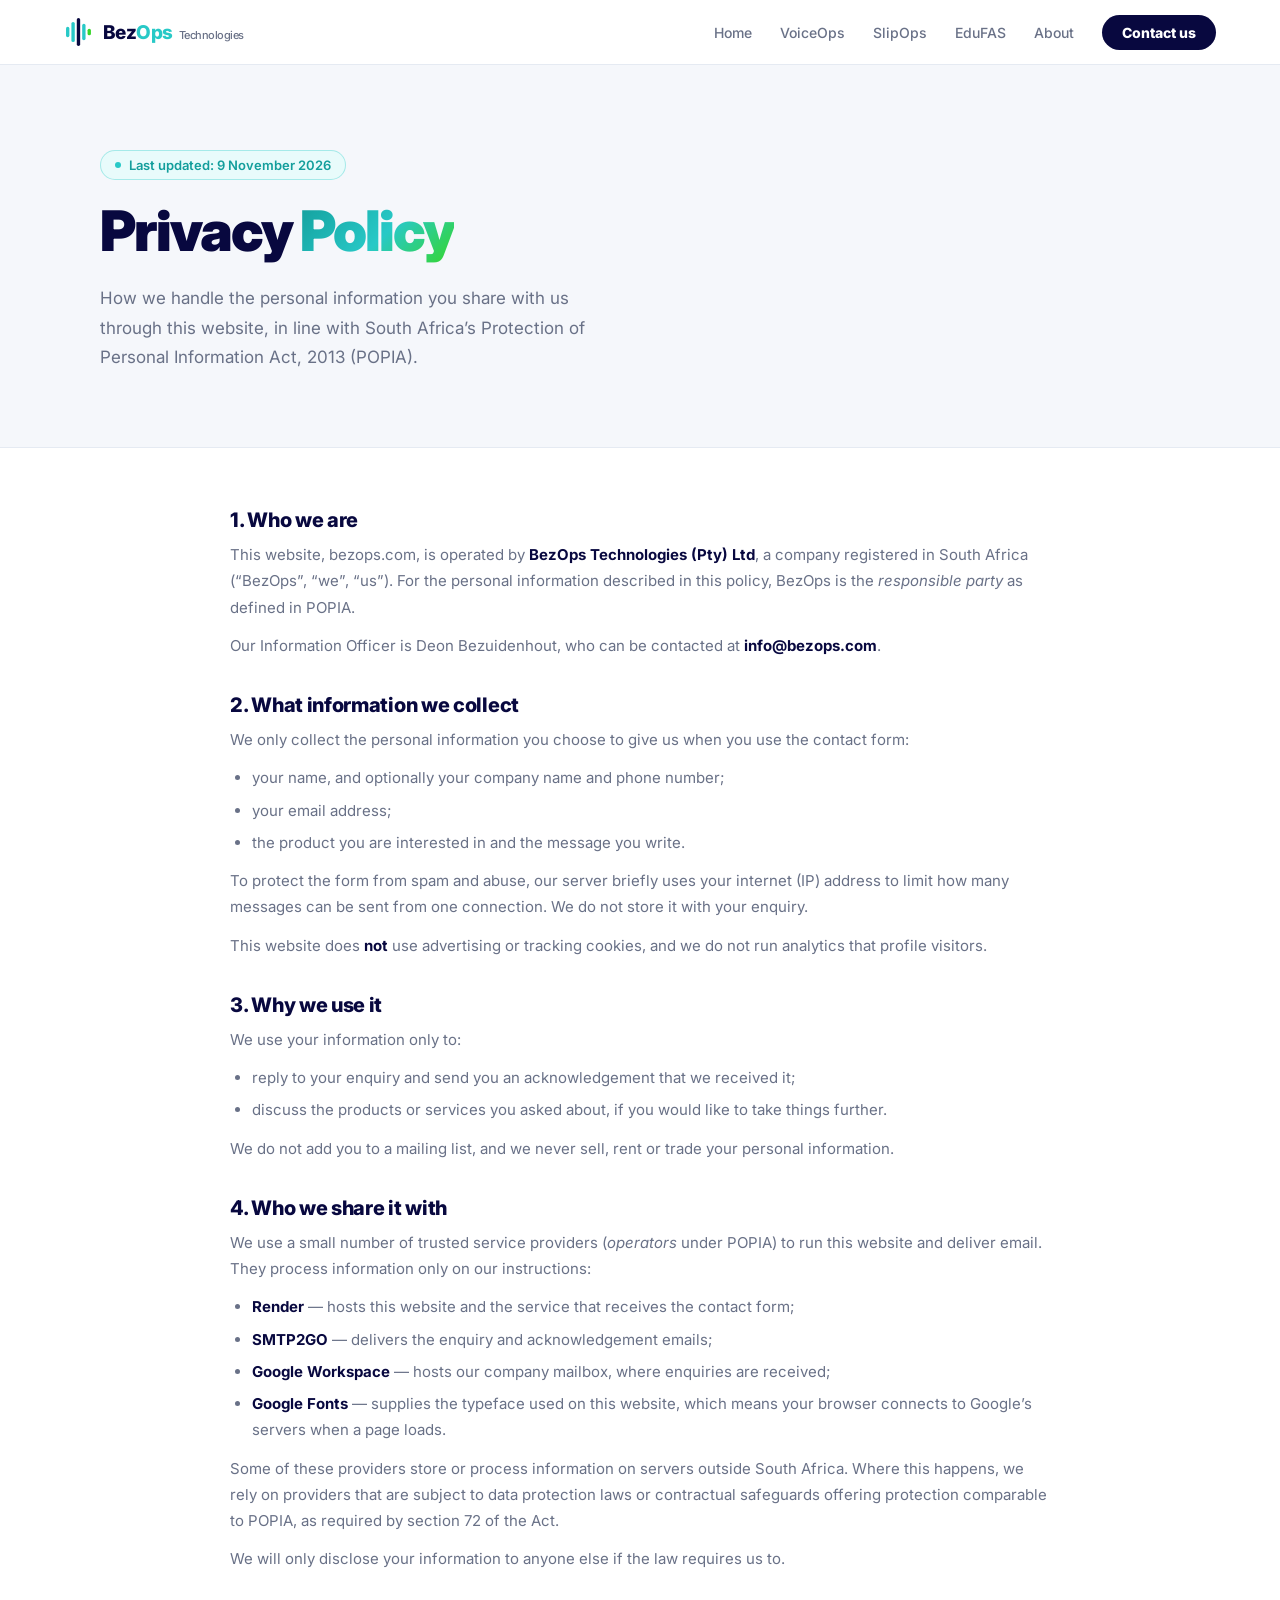
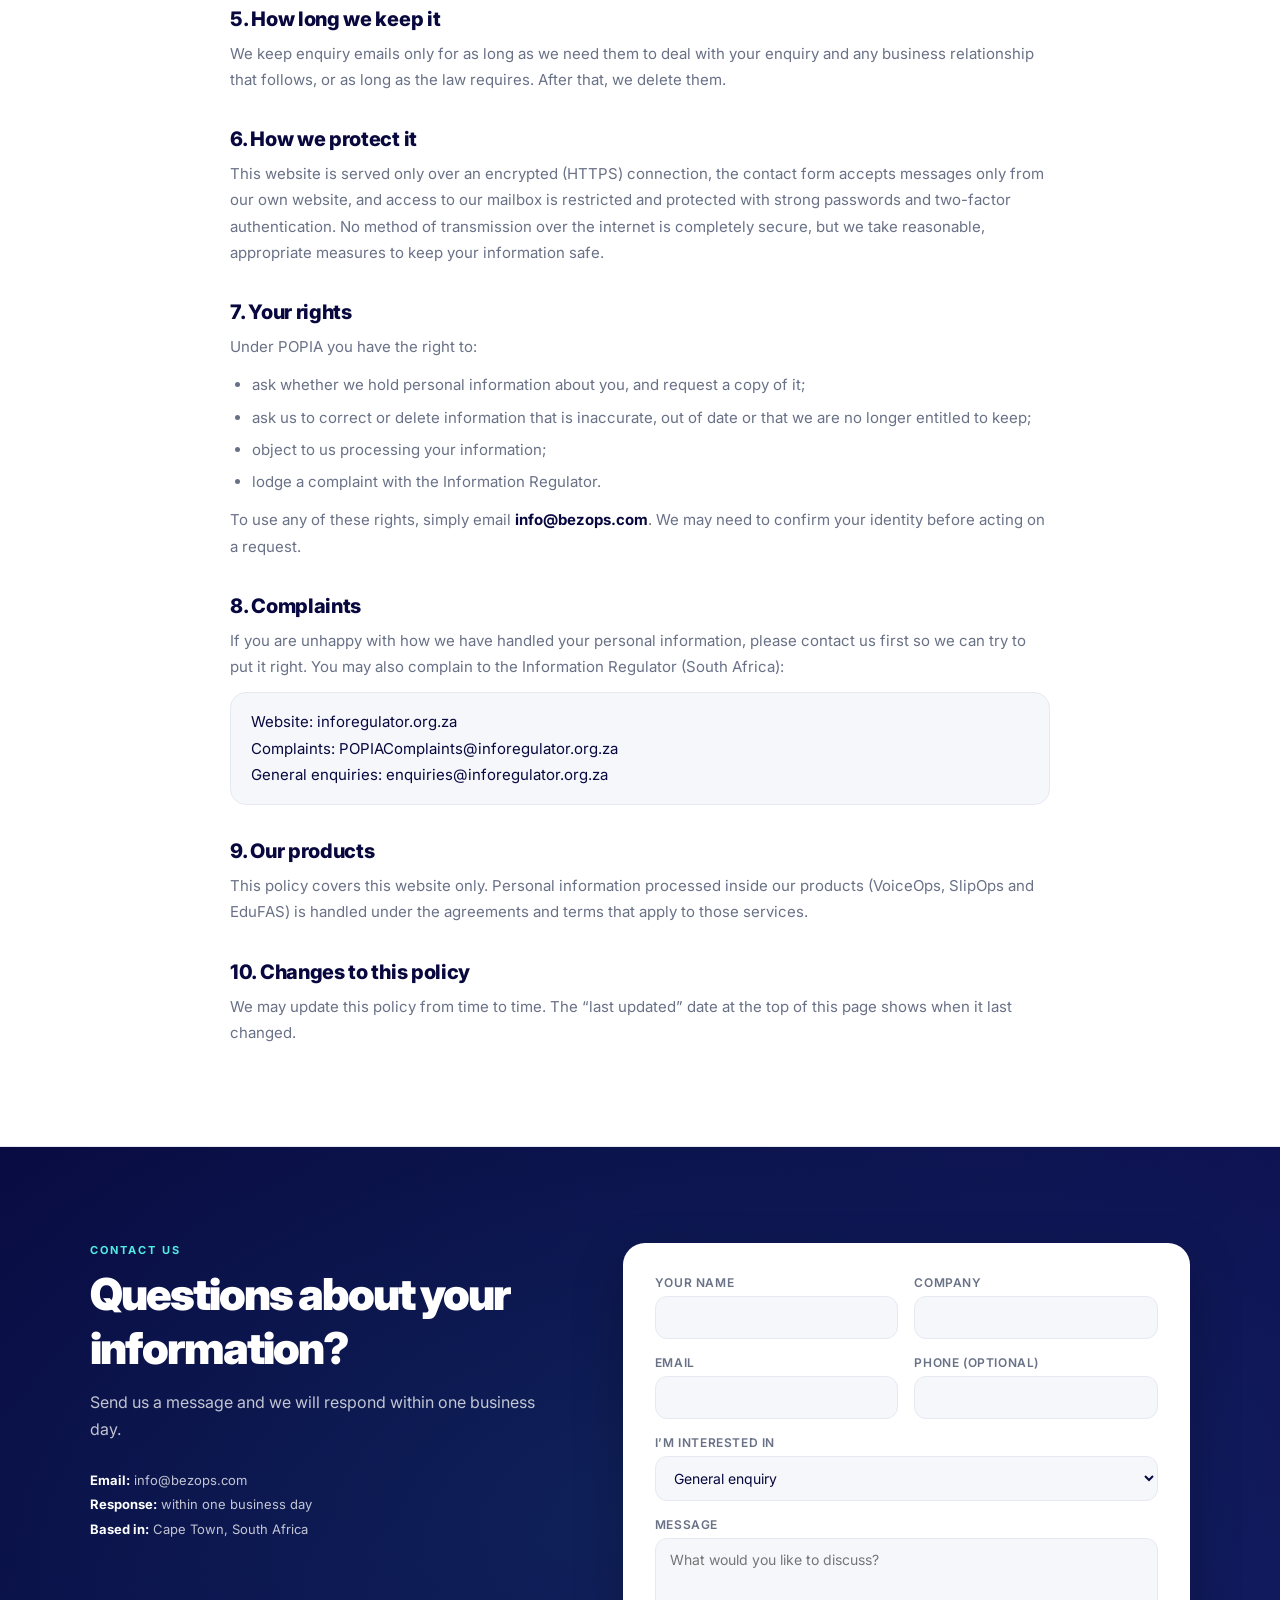
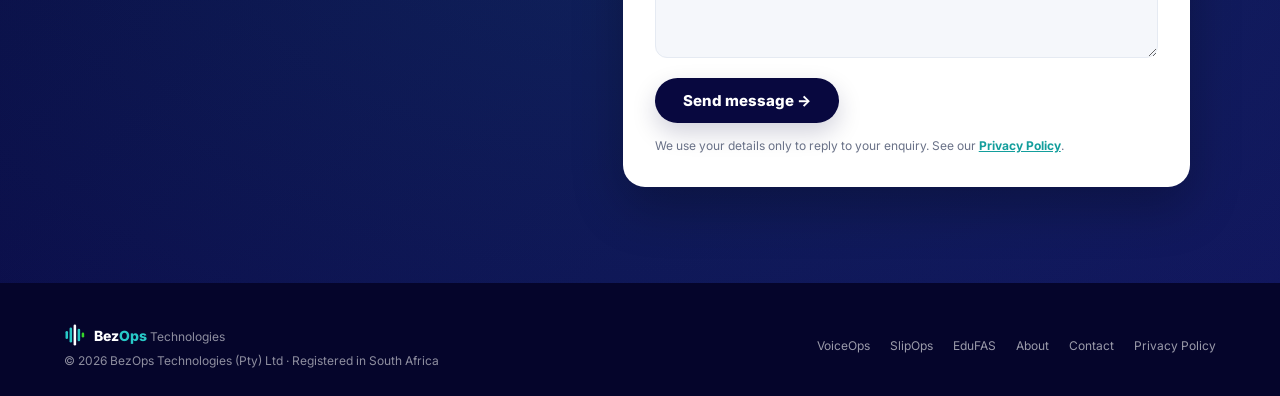
<file: privacy.html>
<!DOCTYPE html>
<html lang="en">
<head>
<meta charset="UTF-8">
<meta name="viewport" content="width=device-width, initial-scale=1.0">
<title>Privacy Policy — BezOps Technologies</title>
<meta name="description" content="How BezOps Technologies collects, uses and protects personal information submitted through bezops.com, in line with POPIA.">
<meta property="og:type" content="website">
<meta property="og:site_name" content="BezOps Technologies">
<meta property="og:title" content="Privacy Policy — BezOps Technologies">
<meta property="og:description" content="How BezOps Technologies collects, uses and protects personal information submitted through bezops.com, in line with POPIA.">
<link rel="icon" href="data:image/svg+xml,%3Csvg xmlns=%22http://www.w3.org/2000/svg%22 viewBox=%220 0 128 128%22 width=%22128%22 height=%22128%22%3E%3Crect width=%22128%22 height=%22128%22 rx=%2228%22 fill=%22%2308083f%22/%3E%3Crect x=%2228.85%22 y=%2249.27%22 width=%229.50%22 height=%2229.45%22 rx=%224.75%22 fill=%22%2328c9c7%22/%3E%3Crect x=%2244.05%22 y=%2235.50%22 width=%229.50%22 height=%2257.00%22 rx=%224.75%22 fill=%22%2328c9c7%22/%3E%3Crect x=%2259.25%22 y=%2224.58%22 width=%229.50%22 height=%2278.85%22 rx=%224.75%22 fill=%22%23ffffff%22/%3E%3Crect x=%2274.45%22 y=%2240.73%22 width=%229.50%22 height=%2246.55%22 rx=%224.75%22 fill=%22%2328c9c7%22/%3E%3Crect x=%2289.65%22 y=%2254.50%22 width=%229.50%22 height=%2219.00%22 rx=%224.75%22 fill=%22%2336d629%22/%3E%3C/svg%3E">
<link rel="preconnect" href="https://fonts.googleapis.com">
<link href="https://fonts.googleapis.com/css2?family=Inter:wght@300;400;500;600;700;800;900&display=swap" rel="stylesheet">
<link rel="stylesheet" href="styles.css">
</head>
<body>

<nav>
  <a href="index.html" class="nav-logo">
    <svg class="logo-icon" aria-hidden="true" xmlns="http://www.w3.org/2000/svg" viewBox="0 0 86 95"><rect x="6.00" y="32.00" width="10.00" height="31.00" rx="5.00" fill="#28c9c7"/><rect x="22.00" y="17.50" width="10.00" height="60.00" rx="5.00" fill="#28c9c7"/><rect x="38.00" y="6.00" width="10.00" height="83.00" rx="5.00" fill="#08083f"/><rect x="54.00" y="23.00" width="10.00" height="49.00" rx="5.00" fill="#28c9c7"/><rect x="70.00" y="37.50" width="10.00" height="20.00" rx="5.00" fill="#36d629"/></svg>
    <span class="logo-text">Bez<em>Ops</em><span class="logo-by">Technologies</span></span>
  </a>
  <button class="nav-toggle" aria-label="Menu" aria-expanded="false">&#9776;</button>
  <ul class="nav-links">
    <li><a href="index.html">Home</a></li><li><a href="voiceops.html">VoiceOps</a></li><li><a href="slipops.html">SlipOps</a></li><li><a href="edufas.html">EduFAS</a></li><li><a href="about.html">About</a></li>
    <li><a href="contact.html" class="nav-cta">Contact us</a></li>
  </ul>
</nav>

<div class="hero-wrap">
<div class="hero simple" style="padding-bottom:40px">
  <div>
    <div class="hero-eyebrow">Last updated: 9 November 2026</div>
    <h1>Privacy <em>Policy</em></h1>
    <p>How we handle the personal information you share with us through this website, in line with South Africa&rsquo;s Protection of Personal Information Act, 2013 (POPIA).</p>
  </div>
</div>
</div>

<section class="alt-bg" style="padding-top:60px">
<div class="section-inner legal">

  <h2>1. Who we are</h2>
  <p>This website, bezops.com, is operated by <strong>BezOps Technologies (Pty) Ltd</strong>, a company registered in South Africa (&ldquo;BezOps&rdquo;, &ldquo;we&rdquo;, &ldquo;us&rdquo;). For the personal information described in this policy, BezOps is the <em>responsible party</em> as defined in POPIA.</p>
  <p>Our Information Officer is Deon Bezuidenhout, who can be contacted at <strong>info@bezops.com</strong>.</p>

  <h2>2. What information we collect</h2>
  <p>We only collect the personal information you choose to give us when you use the contact form:</p>
  <ul>
    <li>your name, and optionally your company name and phone number;</li>
    <li>your email address;</li>
    <li>the product you are interested in and the message you write.</li>
  </ul>
  <p>To protect the form from spam and abuse, our server briefly uses your internet (IP) address to limit how many messages can be sent from one connection. We do not store it with your enquiry.</p>
  <p>This website does <strong>not</strong> use advertising or tracking cookies, and we do not run analytics that profile visitors.</p>

  <h2>3. Why we use it</h2>
  <p>We use your information only to:</p>
  <ul>
    <li>reply to your enquiry and send you an acknowledgement that we received it;</li>
    <li>discuss the products or services you asked about, if you would like to take things further.</li>
  </ul>
  <p>We do not add you to a mailing list, and we never sell, rent or trade your personal information.</p>

  <h2>4. Who we share it with</h2>
  <p>We use a small number of trusted service providers (<em>operators</em> under POPIA) to run this website and deliver email. They process information only on our instructions:</p>
  <ul>
    <li><strong>Render</strong> &mdash; hosts this website and the service that receives the contact form;</li>
    <li><strong>SMTP2GO</strong> &mdash; delivers the enquiry and acknowledgement emails;</li>
    <li><strong>Google Workspace</strong> &mdash; hosts our company mailbox, where enquiries are received;</li>
    <li><strong>Google Fonts</strong> &mdash; supplies the typeface used on this website, which means your browser connects to Google&rsquo;s servers when a page loads.</li>
  </ul>
  <p>Some of these providers store or process information on servers outside South Africa. Where this happens, we rely on providers that are subject to data protection laws or contractual safeguards offering protection comparable to POPIA, as required by section 72 of the Act.</p>
  <p>We will only disclose your information to anyone else if the law requires us to.</p>

  <h2>5. How long we keep it</h2>
  <p>We keep enquiry emails only for as long as we need them to deal with your enquiry and any business relationship that follows, or as long as the law requires. After that, we delete them.</p>

  <h2>6. How we protect it</h2>
  <p>This website is served only over an encrypted (HTTPS) connection, the contact form accepts messages only from our own website, and access to our mailbox is restricted and protected with strong passwords and two-factor authentication. No method of transmission over the internet is completely secure, but we take reasonable, appropriate measures to keep your information safe.</p>

  <h2>7. Your rights</h2>
  <p>Under POPIA you have the right to:</p>
  <ul>
    <li>ask whether we hold personal information about you, and request a copy of it;</li>
    <li>ask us to correct or delete information that is inaccurate, out of date or that we are no longer entitled to keep;</li>
    <li>object to us processing your information;</li>
    <li>lodge a complaint with the Information Regulator.</li>
  </ul>
  <p>To use any of these rights, simply email <strong>info@bezops.com</strong>. We may need to confirm your identity before acting on a request.</p>

  <h2>8. Complaints</h2>
  <p>If you are unhappy with how we have handled your personal information, please contact us first so we can try to put it right. You may also complain to the Information Regulator (South Africa):</p>
  <p class="legal-box">Website: inforegulator.org.za<br>Complaints: POPIAComplaints@inforegulator.org.za<br>General enquiries: enquiries@inforegulator.org.za</p>

  <h2>9. Our products</h2>
  <p>This policy covers this website only. Personal information processed inside our products (VoiceOps, SlipOps and EduFAS) is handled under the agreements and terms that apply to those services.</p>

  <h2>10. Changes to this policy</h2>
  <p>We may update this policy from time to time. The &ldquo;last updated&rdquo; date at the top of this page shows when it last changed.</p>

</div>
</section>

<section class="contact-section" id="contact">
  <div class="contact-inner">
    <div>
      <div class="section-eyebrow">Contact us</div>
      <h2>Questions about your information?</h2>
      <p>Send us a message and we will respond within one business day.</p>
      <div class="contact-note">
        <strong>Email:</strong> info@bezops.com<br>
        <strong>Response:</strong> within one business day<br>
        <strong>Based in:</strong> Cape Town, South Africa
      </div>
    </div>
    <form class="contact-form" novalidate>
      <div class="form-row">
        <div class="field"><label for="f-name-General">Your name</label><input id="f-name-General" name="name" required autocomplete="name"></div>
        <div class="field"><label for="f-company-General">Company</label><input id="f-company-General" name="company" autocomplete="organization"></div>
      </div>
      <div class="form-row">
        <div class="field"><label for="f-email-General">Email</label><input id="f-email-General" name="email" type="email" required autocomplete="email"></div>
        <div class="field"><label for="f-phone-General">Phone (optional)</label><input id="f-phone-General" name="phone" type="tel" autocomplete="tel"></div>
      </div>
      <div class="field"><label for="f-product-General">I&rsquo;m interested in</label><select id="f-product-General" name="product"><option value="General" selected>General enquiry</option><option value="VoiceOps">VoiceOps</option><option value="SlipOps">SlipOps</option><option value="EduFAS">EduFAS</option></select></div>
      <div class="field"><label for="f-msg-General">Message</label><textarea id="f-msg-General" name="message" required placeholder="What would you like to discuss?"></textarea></div>
      <input type="text" name="_gotcha" class="hp" tabindex="-1" autocomplete="off">
      <button type="submit" class="btn-primary">Send message &rarr;</button>
      <div class="form-status" role="status"></div>
      <p class="form-privacy">We use your details only to reply to your enquiry. See our <a href="privacy.html">Privacy Policy</a>.</p>
    </form>
  </div>
</section>

<footer>
  <div class="footer-inner">
    <div>
      <div class="footer-brand">
        <svg class="logo-icon sm" aria-hidden="true" xmlns="http://www.w3.org/2000/svg" viewBox="0 0 86 95"><rect x="6.00" y="32.00" width="10.00" height="31.00" rx="5.00" fill="#28c9c7"/><rect x="22.00" y="17.50" width="10.00" height="60.00" rx="5.00" fill="#28c9c7"/><rect x="38.00" y="6.00" width="10.00" height="83.00" rx="5.00" fill="#ffffff"/><rect x="54.00" y="23.00" width="10.00" height="49.00" rx="5.00" fill="#28c9c7"/><rect x="70.00" y="37.50" width="10.00" height="20.00" rx="5.00" fill="#36d629"/></svg>
        <span style="font-weight:800;color:#fff;font-size:14px;">Bez<span style="color:var(--cyan);">Ops</span> <span style="color:rgba(255,255,255,.55);font-weight:400;font-size:12px;">Technologies</span></span>
      </div>
      <div class="footer-copy">&copy; <span id="year">2026</span> BezOps Technologies (Pty) Ltd &middot; Registered in South Africa</div>
    </div>
    <div class="footer-links">
      <a href="voiceops.html">VoiceOps</a><a href="slipops.html">SlipOps</a><a href="edufas.html">EduFAS</a><a href="about.html">About</a><a href="contact.html">Contact</a><a href="privacy.html">Privacy Policy</a>
    </div>
  </div>
</footer>
<script src="script.js"></script>
</body>
</html>
</file>
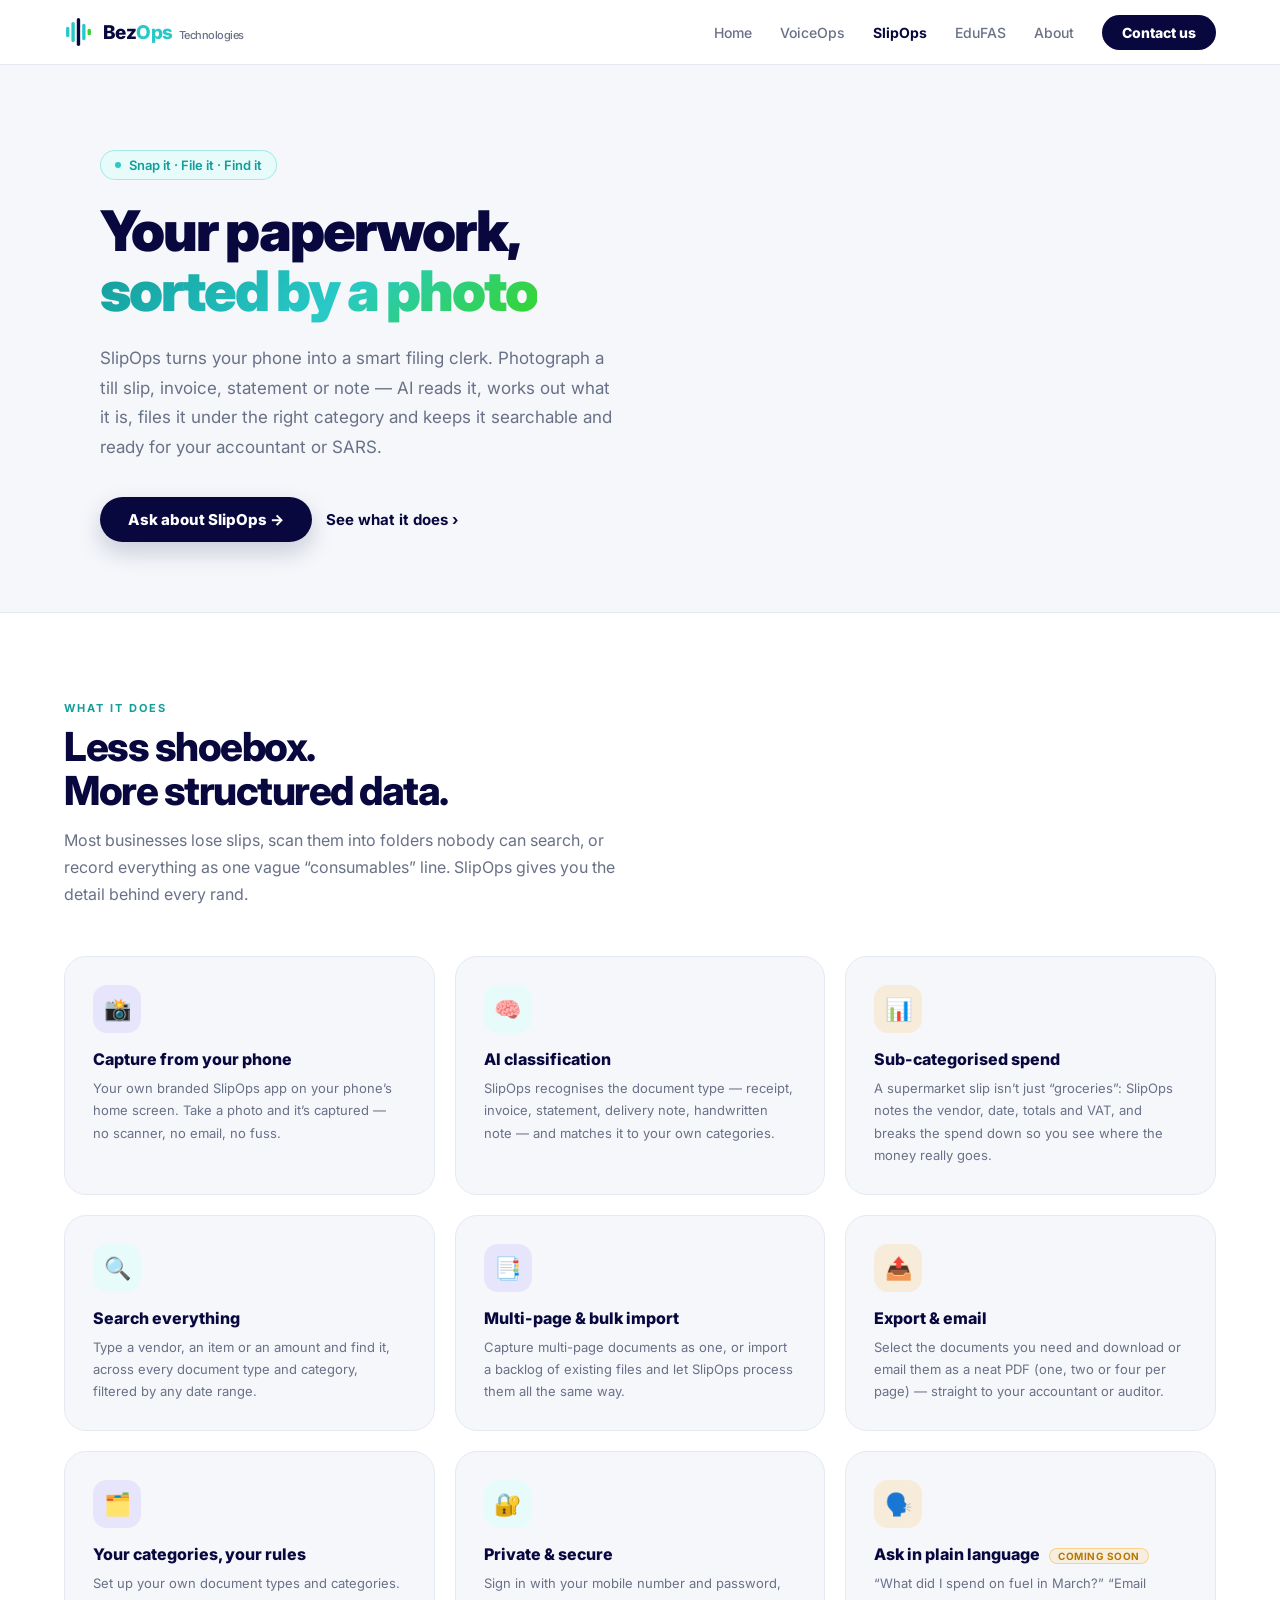
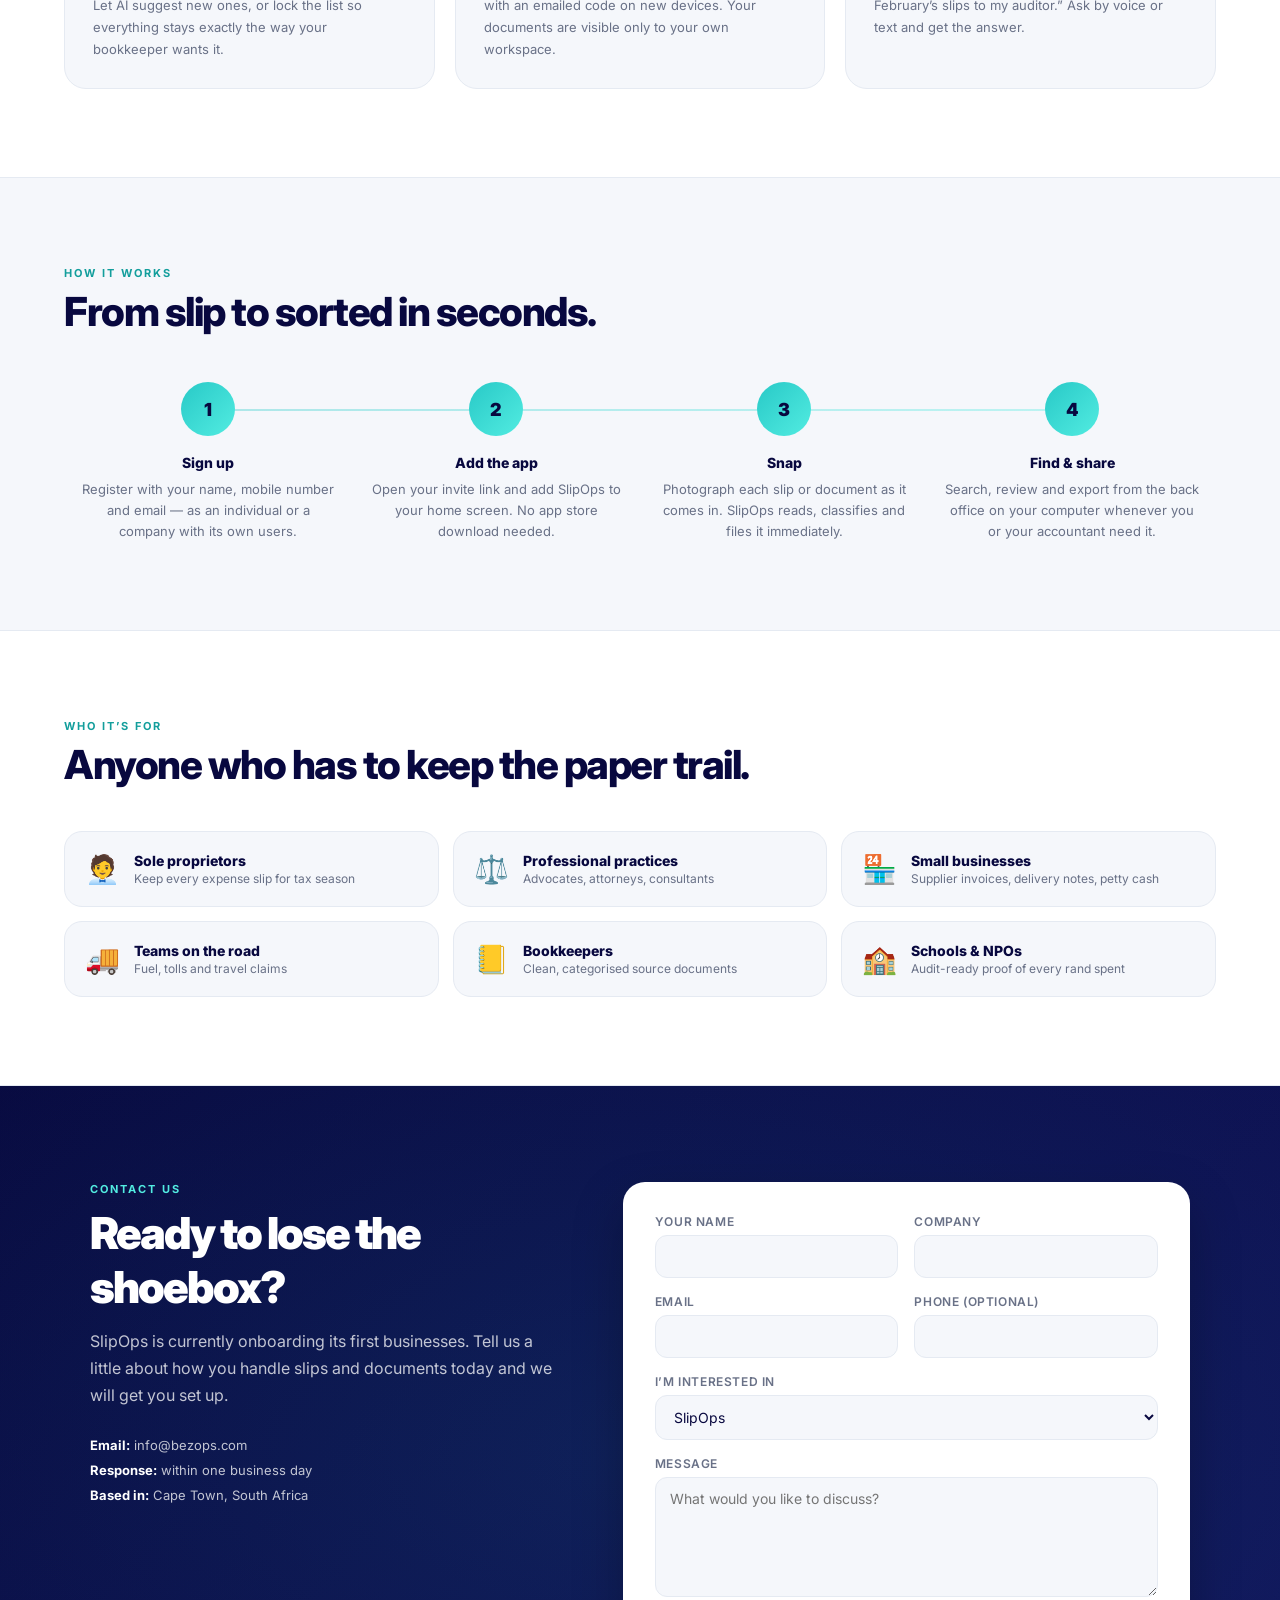
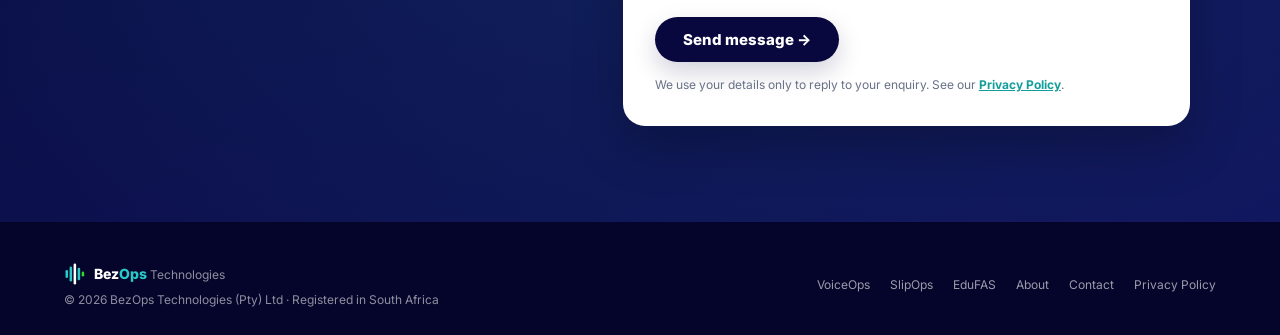
<file: slipops.html>
<!DOCTYPE html>
<html lang="en">
<head>
<meta charset="UTF-8">
<meta name="viewport" content="width=device-width, initial-scale=1.0">
<title>SlipOps by BezOps — AI document capture from your phone</title>
<meta name="description" content="Snap a slip, invoice or statement with your phone. SlipOps reads it, files it and keeps it searchable and audit-ready.">
<meta property="og:type" content="website">
<meta property="og:site_name" content="BezOps Technologies">
<meta property="og:title" content="SlipOps by BezOps — AI document capture from your phone">
<meta property="og:description" content="Snap a slip, invoice or statement with your phone. SlipOps reads it, files it and keeps it searchable and audit-ready.">
<link rel="icon" href="data:image/svg+xml,%3Csvg xmlns=%22http://www.w3.org/2000/svg%22 viewBox=%220 0 128 128%22 width=%22128%22 height=%22128%22%3E%3Crect width=%22128%22 height=%22128%22 rx=%2228%22 fill=%22%2308083f%22/%3E%3Crect x=%2228.85%22 y=%2249.27%22 width=%229.50%22 height=%2229.45%22 rx=%224.75%22 fill=%22%2328c9c7%22/%3E%3Crect x=%2244.05%22 y=%2235.50%22 width=%229.50%22 height=%2257.00%22 rx=%224.75%22 fill=%22%2328c9c7%22/%3E%3Crect x=%2259.25%22 y=%2224.58%22 width=%229.50%22 height=%2278.85%22 rx=%224.75%22 fill=%22%23ffffff%22/%3E%3Crect x=%2274.45%22 y=%2240.73%22 width=%229.50%22 height=%2246.55%22 rx=%224.75%22 fill=%22%2328c9c7%22/%3E%3Crect x=%2289.65%22 y=%2254.50%22 width=%229.50%22 height=%2219.00%22 rx=%224.75%22 fill=%22%2336d629%22/%3E%3C/svg%3E">
<link rel="preconnect" href="https://fonts.googleapis.com">
<link href="https://fonts.googleapis.com/css2?family=Inter:wght@300;400;500;600;700;800;900&display=swap" rel="stylesheet">
<link rel="stylesheet" href="styles.css">
</head>
<body>

<nav>
  <a href="index.html" class="nav-logo">
    <svg class="logo-icon" aria-hidden="true" xmlns="http://www.w3.org/2000/svg" viewBox="0 0 86 95"><rect x="6.00" y="32.00" width="10.00" height="31.00" rx="5.00" fill="#28c9c7"/><rect x="22.00" y="17.50" width="10.00" height="60.00" rx="5.00" fill="#28c9c7"/><rect x="38.00" y="6.00" width="10.00" height="83.00" rx="5.00" fill="#08083f"/><rect x="54.00" y="23.00" width="10.00" height="49.00" rx="5.00" fill="#28c9c7"/><rect x="70.00" y="37.50" width="10.00" height="20.00" rx="5.00" fill="#36d629"/></svg>
    <span class="logo-text">Bez<em>Ops</em><span class="logo-by">Technologies</span></span>
  </a>
  <button class="nav-toggle" aria-label="Menu" aria-expanded="false">&#9776;</button>
  <ul class="nav-links">
    <li><a href="index.html">Home</a></li><li><a href="voiceops.html">VoiceOps</a></li><li><a href="slipops.html" class="active">SlipOps</a></li><li><a href="edufas.html">EduFAS</a></li><li><a href="about.html">About</a></li>
    <li><a href="contact.html" class="nav-cta">Contact us</a></li>
  </ul>
</nav>

<div class="hero-wrap">
<div class="hero simple">
  <div>
    <div class="hero-eyebrow">Snap it &middot; File it &middot; Find it</div>
    <h1>Your paperwork,<br><em>sorted by a photo</em></h1>
    <p>SlipOps turns your phone into a smart filing clerk. Photograph a till slip, invoice, statement or note &mdash; AI reads it, works out what it is, files it under the right category and keeps it searchable and ready for your accountant or SARS.</p>
    <div class="hero-actions">
      <a href="#contact" class="btn-primary">Ask about SlipOps &rarr;</a>
      <a href="#features" class="btn-ghost">See what it does ›</a>
    </div>
  </div>
</div>
</div>

<section id="features" class="alt-bg">
<div class="section-inner">
  <div class="section-eyebrow">What it does</div>
  <h2 class="section-title">Less shoebox.<br>More structured data.</h2>
  <p class="section-sub">Most businesses lose slips, scan them into folders nobody can search, or record everything as one vague &ldquo;consumables&rdquo; line. SlipOps gives you the detail behind every rand.</p>
  <div class="caps-grid">
    <div class="cap-card"><div class="cap-icon blue">📸</div><div class="cap-title">Capture from your phone</div><div class="cap-desc">Your own branded SlipOps app on your phone&rsquo;s home screen. Take a photo and it&rsquo;s captured &mdash; no scanner, no email, no fuss.</div></div>
    <div class="cap-card"><div class="cap-icon teal">🧠</div><div class="cap-title">AI classification</div><div class="cap-desc">SlipOps recognises the document type &mdash; receipt, invoice, statement, delivery note, handwritten note &mdash; and matches it to your own categories.</div></div>
    <div class="cap-card"><div class="cap-icon orange">📊</div><div class="cap-title">Sub-categorised spend</div><div class="cap-desc">A supermarket slip isn&rsquo;t just &ldquo;groceries&rdquo;: SlipOps notes the vendor, date, totals and VAT, and breaks the spend down so you see where the money really goes.</div></div>
    <div class="cap-card"><div class="cap-icon teal">🔍</div><div class="cap-title">Search everything</div><div class="cap-desc">Type a vendor, an item or an amount and find it, across every document type and category, filtered by any date range.</div></div>
    <div class="cap-card"><div class="cap-icon blue">📑</div><div class="cap-title">Multi-page &amp; bulk import</div><div class="cap-desc">Capture multi-page documents as one, or import a backlog of existing files and let SlipOps process them all the same way.</div></div>
    <div class="cap-card"><div class="cap-icon orange">📤</div><div class="cap-title">Export &amp; email</div><div class="cap-desc">Select the documents you need and download or email them as a neat PDF (one, two or four per page) &mdash; straight to your accountant or auditor.</div></div>
    <div class="cap-card"><div class="cap-icon blue">🗂️</div><div class="cap-title">Your categories, your rules</div><div class="cap-desc">Set up your own document types and categories. Let AI suggest new ones, or lock the list so everything stays exactly the way your bookkeeper wants it.</div></div>
    <div class="cap-card"><div class="cap-icon teal">🔐</div><div class="cap-title">Private &amp; secure</div><div class="cap-desc">Sign in with your mobile number and password, with an emailed code on new devices. Your documents are visible only to your own workspace.</div></div>
    <div class="cap-card"><div class="cap-icon orange">🗣️</div><div class="cap-title">Ask in plain language <span class="soon">Coming soon</span></div><div class="cap-desc">&ldquo;What did I spend on fuel in March?&rdquo; &ldquo;Email February&rsquo;s slips to my auditor.&rdquo; Ask by voice or text and get the answer.</div></div>
  </div>
</div>
</section>

<section>
<div class="section-inner">
  <div class="section-eyebrow">How it works</div>
  <h2 class="section-title">From slip to sorted in seconds.</h2>
  <div class="steps">
    <div class="step"><div class="step-num">1</div><div class="step-title">Sign up</div><div class="step-desc">Register with your name, mobile number and email &mdash; as an individual or a company with its own users.</div></div>
    <div class="step"><div class="step-num">2</div><div class="step-title">Add the app</div><div class="step-desc">Open your invite link and add SlipOps to your home screen. No app store download needed.</div></div>
    <div class="step"><div class="step-num">3</div><div class="step-title">Snap</div><div class="step-desc">Photograph each slip or document as it comes in. SlipOps reads, classifies and files it immediately.</div></div>
    <div class="step"><div class="step-num">4</div><div class="step-title">Find &amp; share</div><div class="step-desc">Search, review and export from the back office on your computer whenever you or your accountant need it.</div></div>
  </div>
</div>
</section>

<section class="alt-bg">
<div class="section-inner">
  <div class="section-eyebrow">Who it&rsquo;s for</div>
  <h2 class="section-title">Anyone who has to keep the paper trail.</h2>
  <div class="industries-grid">
    <div class="industry-card"><div class="industry-icon">🧑‍💼</div><div><div class="industry-name">Sole proprietors</div><div class="industry-desc">Keep every expense slip for tax season</div></div></div>
    <div class="industry-card"><div class="industry-icon">⚖️</div><div><div class="industry-name">Professional practices</div><div class="industry-desc">Advocates, attorneys, consultants</div></div></div>
    <div class="industry-card"><div class="industry-icon">🏪</div><div><div class="industry-name">Small businesses</div><div class="industry-desc">Supplier invoices, delivery notes, petty cash</div></div></div>
    <div class="industry-card"><div class="industry-icon">🚚</div><div><div class="industry-name">Teams on the road</div><div class="industry-desc">Fuel, tolls and travel claims</div></div></div>
    <div class="industry-card"><div class="industry-icon">📒</div><div><div class="industry-name">Bookkeepers</div><div class="industry-desc">Clean, categorised source documents</div></div></div>
    <div class="industry-card"><div class="industry-icon">🏫</div><div><div class="industry-name">Schools &amp; NPOs</div><div class="industry-desc">Audit-ready proof of every rand spent</div></div></div>
  </div>
</div>
</section>

<section class="contact-section" id="contact">
  <div class="contact-inner">
    <div>
      <div class="section-eyebrow">Contact us</div>
      <h2>Ready to lose the shoebox?</h2>
      <p>SlipOps is currently onboarding its first businesses. Tell us a little about how you handle slips and documents today and we will get you set up.</p>
      <div class="contact-note">
        <strong>Email:</strong> info@bezops.com<br>
        <strong>Response:</strong> within one business day<br>
        <strong>Based in:</strong> Cape Town, South Africa
      </div>
    </div>
    <form class="contact-form" novalidate>
      <div class="form-row">
        <div class="field"><label for="f-name-SlipOps">Your name</label><input id="f-name-SlipOps" name="name" required autocomplete="name"></div>
        <div class="field"><label for="f-company-SlipOps">Company</label><input id="f-company-SlipOps" name="company" autocomplete="organization"></div>
      </div>
      <div class="form-row">
        <div class="field"><label for="f-email-SlipOps">Email</label><input id="f-email-SlipOps" name="email" type="email" required autocomplete="email"></div>
        <div class="field"><label for="f-phone-SlipOps">Phone (optional)</label><input id="f-phone-SlipOps" name="phone" type="tel" autocomplete="tel"></div>
      </div>
      <div class="field"><label for="f-product-SlipOps">I&rsquo;m interested in</label><select id="f-product-SlipOps" name="product"><option value="General">General enquiry</option><option value="VoiceOps">VoiceOps</option><option value="SlipOps" selected>SlipOps</option><option value="EduFAS">EduFAS</option></select></div>
      <div class="field"><label for="f-msg-SlipOps">Message</label><textarea id="f-msg-SlipOps" name="message" required placeholder="What would you like to discuss?"></textarea></div>
      <input type="text" name="_gotcha" class="hp" tabindex="-1" autocomplete="off">
      <button type="submit" class="btn-primary">Send message &rarr;</button>
      <div class="form-status" role="status"></div>
      <p class="form-privacy">We use your details only to reply to your enquiry. See our <a href="privacy.html">Privacy Policy</a>.</p>
    </form>
  </div>
</section>

<footer>
  <div class="footer-inner">
    <div>
      <div class="footer-brand">
        <svg class="logo-icon sm" aria-hidden="true" xmlns="http://www.w3.org/2000/svg" viewBox="0 0 86 95"><rect x="6.00" y="32.00" width="10.00" height="31.00" rx="5.00" fill="#28c9c7"/><rect x="22.00" y="17.50" width="10.00" height="60.00" rx="5.00" fill="#28c9c7"/><rect x="38.00" y="6.00" width="10.00" height="83.00" rx="5.00" fill="#ffffff"/><rect x="54.00" y="23.00" width="10.00" height="49.00" rx="5.00" fill="#28c9c7"/><rect x="70.00" y="37.50" width="10.00" height="20.00" rx="5.00" fill="#36d629"/></svg>
        <span style="font-weight:800;color:#fff;font-size:14px;">Bez<span style="color:var(--cyan);">Ops</span> <span style="color:rgba(255,255,255,.55);font-weight:400;font-size:12px;">Technologies</span></span>
      </div>
      <div class="footer-copy">&copy; <span id="year">2026</span> BezOps Technologies (Pty) Ltd &middot; Registered in South Africa</div>
    </div>
    <div class="footer-links">
      <a href="voiceops.html">VoiceOps</a><a href="slipops.html">SlipOps</a><a href="edufas.html">EduFAS</a><a href="about.html">About</a><a href="contact.html">Contact</a><a href="privacy.html">Privacy Policy</a>
    </div>
  </div>
</footer>
<script src="script.js"></script>
</body>
</html>
</file>
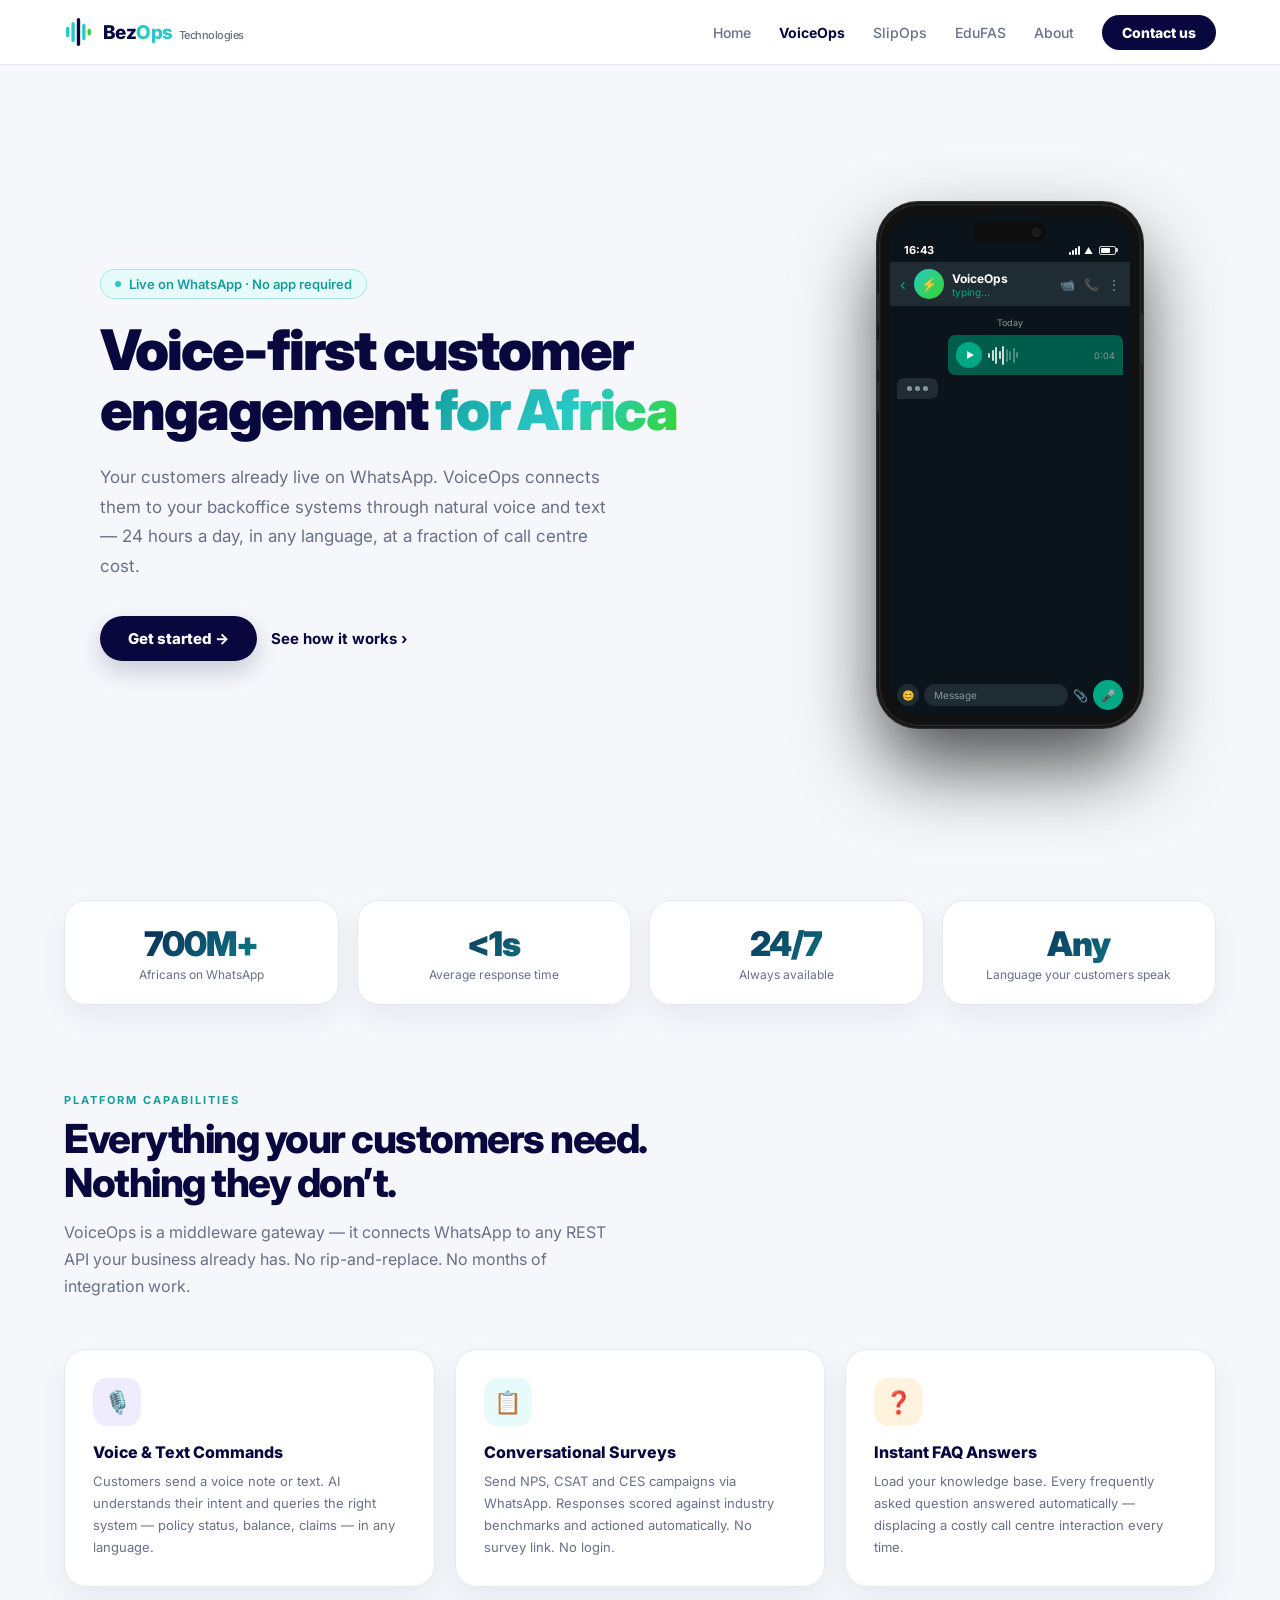
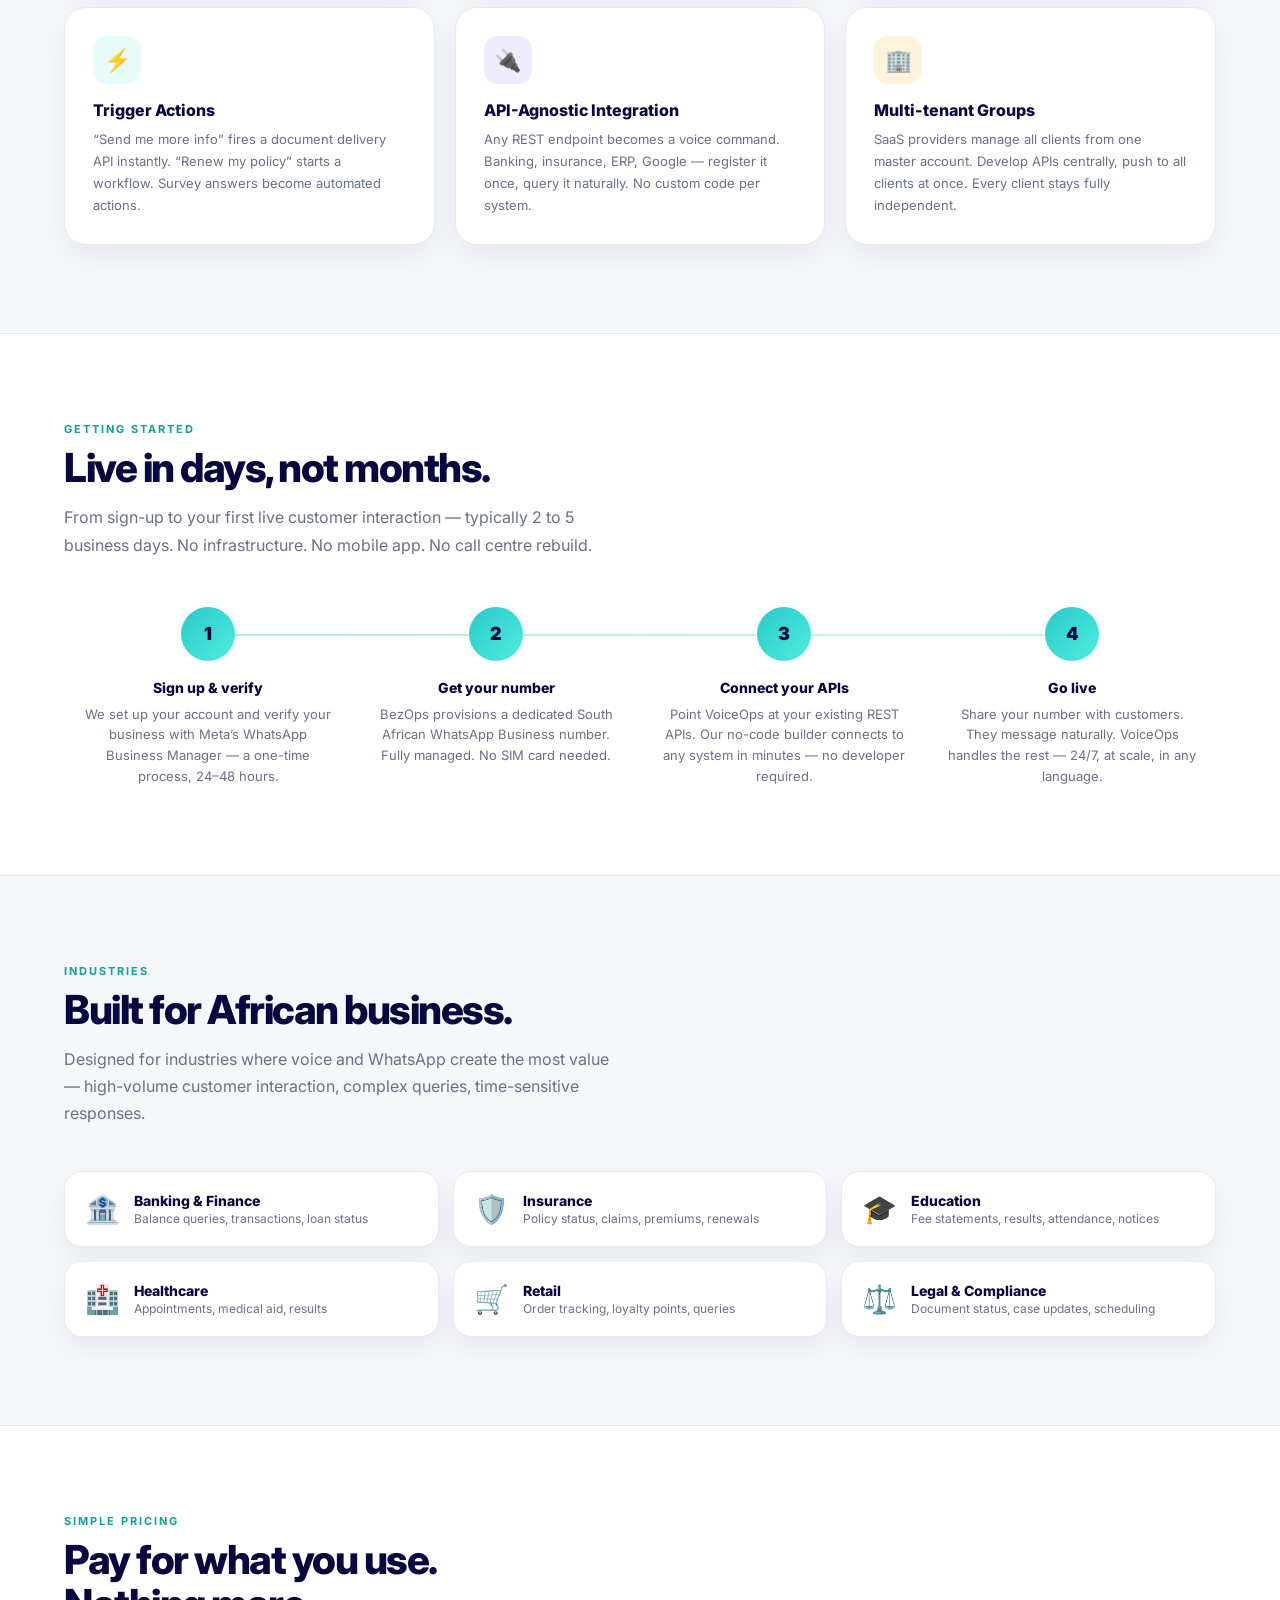
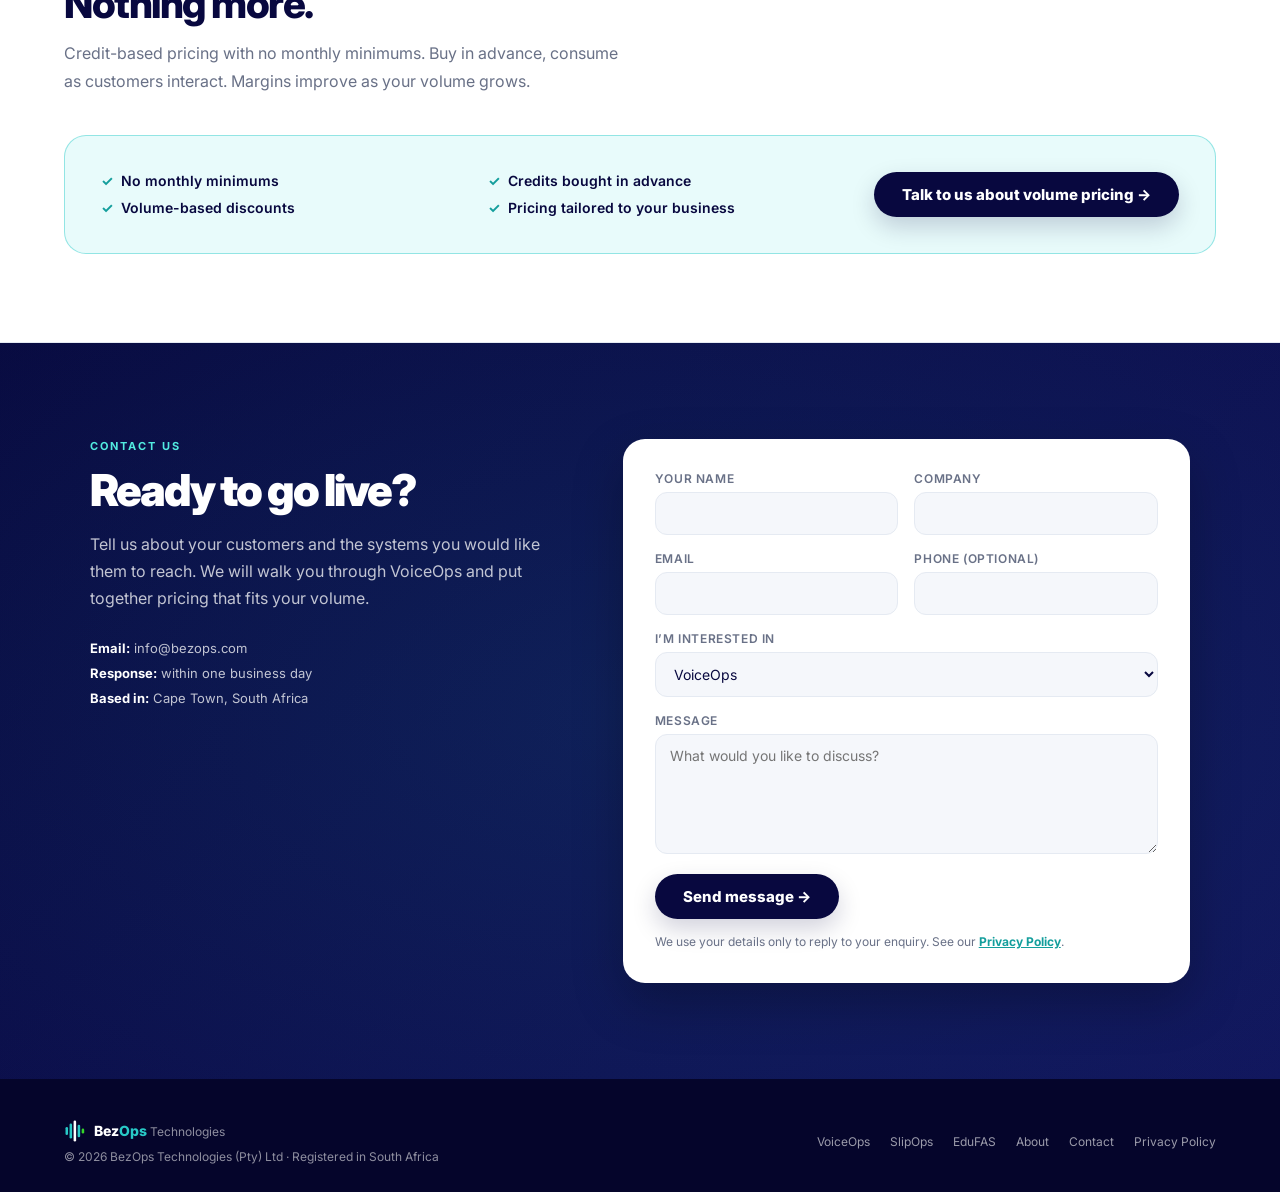
<file: voiceops.html>
<!DOCTYPE html>
<html lang="en">
<head>
<meta charset="UTF-8">
<meta name="viewport" content="width=device-width, initial-scale=1.0">
<title>VoiceOps by BezOps — Voice-first customer engagement for Africa</title>
<meta name="description" content="VoiceOps connects your customers on WhatsApp to your backoffice systems through natural voice and text, 24/7, in any language.">
<meta property="og:type" content="website">
<meta property="og:site_name" content="BezOps Technologies">
<meta property="og:title" content="VoiceOps by BezOps — Voice-first customer engagement for Africa">
<meta property="og:description" content="VoiceOps connects your customers on WhatsApp to your backoffice systems through natural voice and text, 24/7, in any language.">
<link rel="icon" href="data:image/svg+xml,%3Csvg xmlns=%22http://www.w3.org/2000/svg%22 viewBox=%220 0 128 128%22 width=%22128%22 height=%22128%22%3E%3Crect width=%22128%22 height=%22128%22 rx=%2228%22 fill=%22%2308083f%22/%3E%3Crect x=%2228.85%22 y=%2249.27%22 width=%229.50%22 height=%2229.45%22 rx=%224.75%22 fill=%22%2328c9c7%22/%3E%3Crect x=%2244.05%22 y=%2235.50%22 width=%229.50%22 height=%2257.00%22 rx=%224.75%22 fill=%22%2328c9c7%22/%3E%3Crect x=%2259.25%22 y=%2224.58%22 width=%229.50%22 height=%2278.85%22 rx=%224.75%22 fill=%22%23ffffff%22/%3E%3Crect x=%2274.45%22 y=%2240.73%22 width=%229.50%22 height=%2246.55%22 rx=%224.75%22 fill=%22%2328c9c7%22/%3E%3Crect x=%2289.65%22 y=%2254.50%22 width=%229.50%22 height=%2219.00%22 rx=%224.75%22 fill=%22%2336d629%22/%3E%3C/svg%3E">
<link rel="preconnect" href="https://fonts.googleapis.com">
<link href="https://fonts.googleapis.com/css2?family=Inter:wght@300;400;500;600;700;800;900&display=swap" rel="stylesheet">
<link rel="stylesheet" href="styles.css">
</head>
<body>

<nav>
  <a href="index.html" class="nav-logo">
    <svg class="logo-icon" aria-hidden="true" xmlns="http://www.w3.org/2000/svg" viewBox="0 0 86 95"><rect x="6.00" y="32.00" width="10.00" height="31.00" rx="5.00" fill="#28c9c7"/><rect x="22.00" y="17.50" width="10.00" height="60.00" rx="5.00" fill="#28c9c7"/><rect x="38.00" y="6.00" width="10.00" height="83.00" rx="5.00" fill="#08083f"/><rect x="54.00" y="23.00" width="10.00" height="49.00" rx="5.00" fill="#28c9c7"/><rect x="70.00" y="37.50" width="10.00" height="20.00" rx="5.00" fill="#36d629"/></svg>
    <span class="logo-text">Bez<em>Ops</em><span class="logo-by">Technologies</span></span>
  </a>
  <button class="nav-toggle" aria-label="Menu" aria-expanded="false">&#9776;</button>
  <ul class="nav-links">
    <li><a href="index.html">Home</a></li><li><a href="voiceops.html" class="active">VoiceOps</a></li><li><a href="slipops.html">SlipOps</a></li><li><a href="edufas.html">EduFAS</a></li><li><a href="about.html">About</a></li>
    <li><a href="contact.html" class="nav-cta">Contact us</a></li>
  </ul>
</nav>

<div class="hero-wrap">
<div class="hero">
  <div>
    <div class="hero-eyebrow">Live on WhatsApp &middot; No app required</div>
    <h1>Voice-first customer<br>engagement <em>for Africa</em></h1>
    <p>Your customers already live on WhatsApp. VoiceOps connects them to your backoffice systems through natural voice and text &mdash; 24 hours a day, in any language, at a fraction of call centre cost.</p>
    <div class="hero-actions">
      <a href="#contact" class="btn-primary">Get started &rarr;</a>
      <a href="#how" class="btn-ghost">See how it works ›</a>
    </div>
  </div>

  <div class="phone-outer">
  <div class="phone-shell">
    <div class="phone-screen">
      <div class="pill-notch"><div class="notch-cam"></div></div>
      <div class="status-bar">
        <span class="status-time" id="clock">9:41</span>
        <div class="status-right">
          <div class="sig-bars"><div class="sig-bar"></div><div class="sig-bar"></div><div class="sig-bar"></div><div class="sig-bar"></div></div>
          <span class="wifi-txt">▲</span>
          <div class="batt"><div class="batt-fill"></div></div>
        </div>
      </div>
      <div class="wa-header">
        <span class="wa-back">‹</span>
        <div class="wa-avatar">⚡</div>
        <div class="wa-name-wrap">
          <div class="wa-name">VoiceOps</div>
          <div class="wa-online" id="wa-status">online</div>
        </div>
        <div class="wa-icons"><span>📹</span><span>📞</span><span>⋮</span></div>
      </div>
      <div class="wa-chat" id="wa-chat">
        <div class="chat-date">Today</div>
      </div>
      <div class="wa-input">
        <div class="wa-emoji">😊</div>
        <div class="wa-textbox">Message</div>
        <div class="wa-attach">📎</div>
        <div class="wa-mic-btn">🎤</div>
      </div>
    </div>
  </div>
  </div>
</div>
</div>

<div class="stats-bar">
  <div class="stats-inner">
    <div><div class="stat-num">700M+</div><div class="stat-label">Africans on WhatsApp</div></div>
    <div><div class="stat-num">&lt;1s</div><div class="stat-label">Average response time</div></div>
    <div><div class="stat-num">24/7</div><div class="stat-label">Always available</div></div>
    <div><div class="stat-num">Any</div><div class="stat-label">Language your customers speak</div></div>
  </div>
</div>

<section id="capabilities">
<div class="section-inner">
  <div class="section-eyebrow">Platform capabilities</div>
  <h2 class="section-title">Everything your customers need.<br>Nothing they don&rsquo;t.</h2>
  <p class="section-sub">VoiceOps is a middleware gateway &mdash; it connects WhatsApp to any REST API your business already has. No rip-and-replace. No months of integration work.</p>
  <div class="caps-grid">
    <div class="cap-card"><div class="cap-icon blue">🎙️</div><div class="cap-title">Voice &amp; Text Commands</div><div class="cap-desc">Customers send a voice note or text. AI understands their intent and queries the right system &mdash; policy status, balance, claims &mdash; in any language.</div></div>
    <div class="cap-card"><div class="cap-icon teal">📋</div><div class="cap-title">Conversational Surveys</div><div class="cap-desc">Send NPS, CSAT and CES campaigns via WhatsApp. Responses scored against industry benchmarks and actioned automatically. No survey link. No login.</div></div>
    <div class="cap-card"><div class="cap-icon orange">❓</div><div class="cap-title">Instant FAQ Answers</div><div class="cap-desc">Load your knowledge base. Every frequently asked question answered automatically &mdash; displacing a costly call centre interaction every time.</div></div>
    <div class="cap-card"><div class="cap-icon teal">⚡</div><div class="cap-title">Trigger Actions</div><div class="cap-desc">&ldquo;Send me more info&rdquo; fires a document delivery API instantly. &ldquo;Renew my policy&rdquo; starts a workflow. Survey answers become automated actions.</div></div>
    <div class="cap-card"><div class="cap-icon blue">🔌</div><div class="cap-title">API-Agnostic Integration</div><div class="cap-desc">Any REST endpoint becomes a voice command. Banking, insurance, ERP, Google &mdash; register it once, query it naturally. No custom code per system.</div></div>
    <div class="cap-card"><div class="cap-icon orange">🏢</div><div class="cap-title">Multi-tenant Groups</div><div class="cap-desc">SaaS providers manage all clients from one master account. Develop APIs centrally, push to all clients at once. Every client stays fully independent.</div></div>
  </div>
</div>
</section>

<section id="how" class="alt-bg">
<div class="section-inner">
  <div class="section-eyebrow">Getting started</div>
  <h2 class="section-title">Live in days, not months.</h2>
  <p class="section-sub">From sign-up to your first live customer interaction &mdash; typically 2 to 5 business days. No infrastructure. No mobile app. No call centre rebuild.</p>
  <div class="steps">
    <div class="step"><div class="step-num">1</div><div class="step-title">Sign up &amp; verify</div><div class="step-desc">We set up your account and verify your business with Meta&rsquo;s WhatsApp Business Manager &mdash; a one-time process, 24&ndash;48 hours.</div></div>
    <div class="step"><div class="step-num">2</div><div class="step-title">Get your number</div><div class="step-desc">BezOps provisions a dedicated South African WhatsApp Business number. Fully managed. No SIM card needed.</div></div>
    <div class="step"><div class="step-num">3</div><div class="step-title">Connect your APIs</div><div class="step-desc">Point VoiceOps at your existing REST APIs. Our no-code builder connects to any system in minutes &mdash; no developer required.</div></div>
    <div class="step"><div class="step-num">4</div><div class="step-title">Go live</div><div class="step-desc">Share your number with customers. They message naturally. VoiceOps handles the rest &mdash; 24/7, at scale, in any language.</div></div>
  </div>
</div>
</section>

<section id="industries">
<div class="section-inner">
  <div class="section-eyebrow">Industries</div>
  <h2 class="section-title">Built for African business.</h2>
  <p class="section-sub">Designed for industries where voice and WhatsApp create the most value &mdash; high-volume customer interaction, complex queries, time-sensitive responses.</p>
  <div class="industries-grid">
    <div class="industry-card"><div class="industry-icon">🏦</div><div><div class="industry-name">Banking &amp; Finance</div><div class="industry-desc">Balance queries, transactions, loan status</div></div></div>
    <div class="industry-card"><div class="industry-icon">🛡️</div><div><div class="industry-name">Insurance</div><div class="industry-desc">Policy status, claims, premiums, renewals</div></div></div>
    <div class="industry-card"><div class="industry-icon">🎓</div><div><div class="industry-name">Education</div><div class="industry-desc">Fee statements, results, attendance, notices</div></div></div>
    <div class="industry-card"><div class="industry-icon">🏥</div><div><div class="industry-name">Healthcare</div><div class="industry-desc">Appointments, medical aid, results</div></div></div>
    <div class="industry-card"><div class="industry-icon">🛒</div><div><div class="industry-name">Retail</div><div class="industry-desc">Order tracking, loyalty points, queries</div></div></div>
    <div class="industry-card"><div class="industry-icon">⚖️</div><div><div class="industry-name">Legal &amp; Compliance</div><div class="industry-desc">Document status, case updates, scheduling</div></div></div>
  </div>
</div>
</section>

<section id="pricing" class="alt-bg">
<div class="section-inner">
  <div class="section-eyebrow">Simple pricing</div>
  <h2 class="section-title">Pay for what you use.<br>Nothing more.</h2>
  <p class="section-sub">Credit-based pricing with no monthly minimums. Buy in advance, consume as customers interact. Margins improve as your volume grows.</p>
  <div class="pricing-callout">
    <ul class="pricing-points">
      <li>No monthly minimums</li>
      <li>Credits bought in advance</li>
      <li>Volume-based discounts</li>
      <li>Pricing tailored to your business</li>
    </ul>
    <a href="#contact" class="btn-primary">Talk to us about volume pricing &rarr;</a>
  </div>
</div>
</section>

<section class="contact-section" id="contact">
  <div class="contact-inner">
    <div>
      <div class="section-eyebrow">Contact us</div>
      <h2>Ready to go live?</h2>
      <p>Tell us about your customers and the systems you would like them to reach. We will walk you through VoiceOps and put together pricing that fits your volume.</p>
      <div class="contact-note">
        <strong>Email:</strong> info@bezops.com<br>
        <strong>Response:</strong> within one business day<br>
        <strong>Based in:</strong> Cape Town, South Africa
      </div>
    </div>
    <form class="contact-form" novalidate>
      <div class="form-row">
        <div class="field"><label for="f-name-VoiceOps">Your name</label><input id="f-name-VoiceOps" name="name" required autocomplete="name"></div>
        <div class="field"><label for="f-company-VoiceOps">Company</label><input id="f-company-VoiceOps" name="company" autocomplete="organization"></div>
      </div>
      <div class="form-row">
        <div class="field"><label for="f-email-VoiceOps">Email</label><input id="f-email-VoiceOps" name="email" type="email" required autocomplete="email"></div>
        <div class="field"><label for="f-phone-VoiceOps">Phone (optional)</label><input id="f-phone-VoiceOps" name="phone" type="tel" autocomplete="tel"></div>
      </div>
      <div class="field"><label for="f-product-VoiceOps">I&rsquo;m interested in</label><select id="f-product-VoiceOps" name="product"><option value="General">General enquiry</option><option value="VoiceOps" selected>VoiceOps</option><option value="SlipOps">SlipOps</option><option value="EduFAS">EduFAS</option></select></div>
      <div class="field"><label for="f-msg-VoiceOps">Message</label><textarea id="f-msg-VoiceOps" name="message" required placeholder="What would you like to discuss?"></textarea></div>
      <input type="text" name="_gotcha" class="hp" tabindex="-1" autocomplete="off">
      <button type="submit" class="btn-primary">Send message &rarr;</button>
      <div class="form-status" role="status"></div>
      <p class="form-privacy">We use your details only to reply to your enquiry. See our <a href="privacy.html">Privacy Policy</a>.</p>
    </form>
  </div>
</section>

<footer>
  <div class="footer-inner">
    <div>
      <div class="footer-brand">
        <svg class="logo-icon sm" aria-hidden="true" xmlns="http://www.w3.org/2000/svg" viewBox="0 0 86 95"><rect x="6.00" y="32.00" width="10.00" height="31.00" rx="5.00" fill="#28c9c7"/><rect x="22.00" y="17.50" width="10.00" height="60.00" rx="5.00" fill="#28c9c7"/><rect x="38.00" y="6.00" width="10.00" height="83.00" rx="5.00" fill="#ffffff"/><rect x="54.00" y="23.00" width="10.00" height="49.00" rx="5.00" fill="#28c9c7"/><rect x="70.00" y="37.50" width="10.00" height="20.00" rx="5.00" fill="#36d629"/></svg>
        <span style="font-weight:800;color:#fff;font-size:14px;">Bez<span style="color:var(--cyan);">Ops</span> <span style="color:rgba(255,255,255,.55);font-weight:400;font-size:12px;">Technologies</span></span>
      </div>
      <div class="footer-copy">&copy; <span id="year">2026</span> BezOps Technologies (Pty) Ltd &middot; Registered in South Africa</div>
    </div>
    <div class="footer-links">
      <a href="voiceops.html">VoiceOps</a><a href="slipops.html">SlipOps</a><a href="edufas.html">EduFAS</a><a href="about.html">About</a><a href="contact.html">Contact</a><a href="privacy.html">Privacy Policy</a>
    </div>
  </div>
</footer>
<script src="script.js"></script>
<script>
// Clock
function tick(){
  const n=new Date();
  document.getElementById('clock').textContent=
    n.getHours().toString().padStart(2,'0')+':'+n.getMinutes().toString().padStart(2,'0');
}
tick(); setInterval(tick,10000);

// Chat demo
const chat=document.getElementById('wa-chat');
const waStatus=document.getElementById('wa-status');
let timers=[],typingEl=null;

function ts(){
  const n=new Date();
  return n.getHours().toString().padStart(2,'0')+':'+n.getMinutes().toString().padStart(2,'0');
}
function show(el){
  chat.appendChild(el);
  requestAnimationFrame(()=>requestAnimationFrame(()=>{
    el.classList.add('show');
    chat.scrollTop=chat.scrollHeight;
  }));
}
function rmTyping(){if(typingEl){typingEl.remove();typingEl=null;}}

const SCRIPT=[
  {t:600, fn(){
    const e=document.createElement('div');
    e.className='wb-voice';
    e.innerHTML='<div class="vb-play"></div><div class="vb-wave"><div class="vb-bar hi"></div><div class="vb-bar hi"></div><div class="vb-bar hi"></div><div class="vb-bar hi"></div><div class="vb-bar hi"></div><div class="vb-bar"></div><div class="vb-bar"></div><div class="vb-bar"></div><div class="vb-bar"></div></div><span class="vb-dur">0:04</span>';
    show(e);
  }},
  {t:1400, fn(){ waStatus.textContent='typing...'; }},
  {t:1550, fn(){
    const e=document.createElement('div');
    e.className='wb-typing';
    e.innerHTML='<div class="td"></div><div class="td"></div><div class="td"></div>';
    show(e); typingEl=e;
  }},
  {t:2700, fn(){
    rmTyping(); waStatus.textContent='online';
    const e=document.createElement('div');
    e.className='wb wb-in';
    e.innerHTML='<div class="wb-text">Hi Thabo! 👋 Got your voice note — let me pull that up.</div><div class="wb-time">'+ts()+'</div>';
    show(e);
  }},
  {t:3500, fn(){
    const e=document.createElement('div');
    e.className='wb-result';
    e.innerHTML='<div class="wr-label">⚡ Policy Balance</div><div class="wr-value">R 12,450.00</div><div class="wr-sub">Policy #POL-2024-88821<br>Expires 31 March 2027</div><div class="wb-time" style="margin-top:4px;">'+ts()+'</div>';
    show(e);
  }},
  {t:5400, fn(){
    const e=document.createElement('div');
    e.className='wb wb-out';
    e.innerHTML='<div class="wb-text">What about my claim?</div><div class="wb-time">'+ts()+' <span class="wb-tick">✓✓</span></div>';
    show(e);
  }},
  {t:6000, fn(){ waStatus.textContent='typing...'; }},
  {t:6150, fn(){
    const e=document.createElement('div');
    e.className='wb-typing';
    e.innerHTML='<div class="td"></div><div class="td"></div><div class="td"></div>';
    show(e); typingEl=e;
  }},
  {t:7400, fn(){
    rmTyping(); waStatus.textContent='online';
    const e=document.createElement('div');
    e.className='wb wb-in';
    e.innerHTML='<div class="wb-text">📋 Claim #CLM-2026-0847<br>Status: ✅ <b>Approved</b><br>Payment of <b>R4,200</b> processes this Friday.</div><div class="wb-time">'+ts()+'</div>';
    show(e);
  }},
  {t:9000, fn(){
    const e=document.createElement('div');
    e.className='wb wb-out';
    e.innerHTML='<div class="wb-text">Thank you! 🙏</div><div class="wb-time">'+ts()+' <span class="wb-tick">✓✓</span></div>';
    show(e);
  }},
  {t:9900, fn(){
    const e=document.createElement('div');
    e.className='wb wb-in';
    e.innerHTML='<div class="wb-text">You\'re welcome Thabo. Anything else I can help with?</div><div class="wb-time">'+ts()+'</div>';
    show(e);
  }},
];

function runDemo(){
  clearTimers(); rmTyping();
  const dateDiv=chat.querySelector('.chat-date');
  chat.innerHTML='';
  if(dateDiv)chat.appendChild(dateDiv);
  waStatus.textContent='online';
  SCRIPT.forEach(s=>{ const id=setTimeout(s.fn,s.t); timers.push(id); });
  timers.push(setTimeout(runDemo,13000));
}
function clearTimers(){timers.forEach(clearTimeout);timers=[];}
runDemo();
</script>
</body>
</html>
</file>
<file: styles.css>
*,*::before,*::after{margin:0;padding:0;box-sizing:border-box}
:root{
  --navy:#08083f;--navy2:#11145c;--cyan:#28c9c7;--cyan2:#52ece1;--cyan-dark:#139e9c;--cyan-soft:#e8fbfb;
  --green:#36d629;--purple:#7b61ff;--amber:#ffb020;
  --bg:#f5f7fb;--card:#ffffff;--muted:#697187;--line:#e5eaf2;
  --shadow:0 12px 30px rgba(8,8,63,.06);--shadow-lg:0 16px 42px rgba(8,8,63,.12);--radius:22px;
  --wa-bg:#0B141A;--wa-header:#1F2C34;--wa-out:#005C4B;--wa-in:#202C33;--wa-green:#00A884;
}
html{scroll-behavior:smooth}
body{background:var(--bg);color:var(--navy);font-family:'Inter',sans-serif;overflow-x:hidden}
a{color:inherit}

/* NAV */
nav{position:fixed;top:0;left:0;right:0;z-index:100;display:flex;align-items:center;justify-content:space-between;padding:16px 5%;background:rgba(255,255,255,.92);backdrop-filter:blur(12px);border-bottom:1px solid var(--line)}
.nav-logo{display:flex;align-items:center;gap:10px;text-decoration:none}
.logo-mark{width:34px;height:34px;border-radius:10px;background:var(--navy);display:flex;align-items:center;justify-content:center;font-weight:900;color:#fff;font-size:17px}
.logo-text{font-size:19px;font-weight:800;color:var(--navy);letter-spacing:-.5px}
.logo-text em{font-style:normal;color:var(--cyan)}
.logo-by{font-size:11px;color:var(--muted);margin-left:6px;font-weight:500}
.nav-links{display:flex;align-items:center;gap:28px;list-style:none}
.nav-links a{color:var(--muted);text-decoration:none;font-size:14px;font-weight:500;transition:color .2s}
.nav-links a:hover,.nav-links a.active{color:var(--navy);font-weight:700}
.nav-cta{background:var(--navy)!important;color:#fff!important;padding:9px 20px;border-radius:999px;font-weight:800!important}
.nav-toggle{display:none;background:none;border:1px solid var(--line);border-radius:10px;color:var(--navy);font-size:20px;width:40px;height:38px;cursor:pointer}

/* HERO */
.hero-wrap{max-width:1200px;margin:0 auto}
.hero{min-height:100vh;display:grid;grid-template-columns:1fr 300px;align-items:center;gap:60px;padding:110px 5% 80px}
.hero.simple{min-height:auto;grid-template-columns:1fr;padding:150px 5% 70px}
.hero-eyebrow{display:inline-flex;align-items:center;gap:8px;background:var(--cyan-soft);border:1px solid rgba(40,201,199,.35);color:var(--cyan-dark);padding:6px 14px;border-radius:20px;font-size:13px;font-weight:600;margin-bottom:22px}
.hero-eyebrow::before{content:'';width:6px;height:6px;background:var(--cyan);border-radius:50%;animation:pulse 2s infinite}
@keyframes pulse{0%,100%{opacity:1;transform:scale(1)}50%{opacity:.5;transform:scale(1.5)}}
.hero h1{font-size:clamp(34px,4.5vw,56px);font-weight:900;line-height:1.07;letter-spacing:-2px;margin-bottom:22px;color:var(--navy)}
.hero h1 em{font-style:normal;background:linear-gradient(135deg,var(--cyan-dark),var(--cyan) 55%,var(--green));-webkit-background-clip:text;-webkit-text-fill-color:transparent;background-clip:text}
.hero p{font-size:17px;color:var(--muted);line-height:1.75;margin-bottom:34px;max-width:520px}
.hero-actions{display:flex;gap:14px;align-items:center;flex-wrap:wrap}
.btn-primary{display:inline-block;background:var(--navy);color:#fff;padding:13px 28px;border-radius:999px;font-size:15px;font-weight:800;text-decoration:none;box-shadow:0 10px 24px rgba(8,8,63,.18);transition:all .2s;border:none;cursor:pointer;font-family:inherit}
.btn-primary:hover{background:var(--navy2);transform:translateY(-1px)}
.btn-primary:disabled{opacity:.6;cursor:wait;transform:none}
.btn-ghost{color:var(--navy);font-size:15px;font-weight:700;text-decoration:none;transition:color .2s}
.btn-ghost:hover{color:var(--cyan-dark)}

/* SMARTPHONE */
.phone-outer{width:260px;flex-shrink:0}
.phone-shell{width:260px;height:520px;background:#111;border-radius:38px;padding:10px;box-shadow:0 0 0 1px #2a2a2a,0 0 0 2.5px #111,0 0 0 4px #2d2d2d,0 40px 80px rgba(0,0,0,.7),inset 0 0 0 1px rgba(255,255,255,.04);position:relative}
.phone-shell::after{content:'';position:absolute;left:-3px;top:88px;width:3px;height:32px;background:#2a2a2a;border-radius:2px 0 0 2px;box-shadow:0 46px 0 #2a2a2a,0 88px 0 #2a2a2a}
.phone-shell::before{content:'';position:absolute;right:-3px;top:108px;width:3px;height:52px;background:#2a2a2a;border-radius:0 2px 2px 0}
.phone-screen{width:100%;height:100%;background:var(--wa-bg);border-radius:30px;overflow:hidden;display:flex;flex-direction:column;position:relative}
.pill-notch{position:absolute;top:7px;left:50%;transform:translateX(-50%);width:72px;height:20px;background:#0d0d0d;border-radius:10px;z-index:10;display:flex;align-items:center;justify-content:flex-end;padding-right:5px}
.notch-cam{width:9px;height:9px;border-radius:50%;background:#1a1a1a;border:1px solid #252525}
.status-bar{background:var(--wa-bg);padding:28px 14px 5px;display:flex;justify-content:space-between;align-items:center;flex-shrink:0}
.status-time{font-size:11px;font-weight:700;color:#fff}
.status-right{display:flex;align-items:center;gap:3px}
.sig-bars{display:flex;gap:1px;align-items:flex-end;height:9px}
.sig-bar{width:2px;background:#fff;border-radius:1px}
.sig-bar:nth-child(1){height:3px}.sig-bar:nth-child(2){height:5px}.sig-bar:nth-child(3){height:7px}.sig-bar:nth-child(4){height:9px}
.batt{width:17px;height:9px;border:1px solid rgba(255,255,255,.8);border-radius:2px;position:relative;display:flex;align-items:center;padding:1px;margin-left:2px}
.batt::after{content:'';position:absolute;right:-3px;top:50%;transform:translateY(-50%);width:2px;height:4px;background:rgba(255,255,255,.8);border-radius:0 1px 1px 0}
.batt-fill{height:100%;background:#fff;border-radius:1px;width:72%}
.wifi-txt{font-size:9px;color:#fff;margin:0 1px}
.wa-header{background:var(--wa-header);padding:7px 10px;display:flex;align-items:center;gap:8px;flex-shrink:0}
.wa-back{color:var(--wa-green);font-size:15px;line-height:1}
.wa-avatar{width:30px;height:30px;border-radius:50%;flex-shrink:0;background:linear-gradient(135deg,var(--cyan),var(--green));display:flex;align-items:center;justify-content:center;font-size:13px}
.wa-name-wrap{flex:1;min-width:0}
.wa-name{font-size:12px;font-weight:700;color:#fff}
.wa-online{font-size:10px;color:var(--wa-green)}
.wa-icons{display:flex;gap:9px;color:#8696A0;font-size:12px}
.wa-chat{flex:1;overflow-y:auto;overflow-x:hidden;padding:7px 7px 5px;display:flex;flex-direction:column;gap:3px;background:var(--wa-bg)}
.wa-chat::-webkit-scrollbar{width:0}
.chat-date{font-size:9px;color:#8696A0;background:rgba(11,20,26,.85);border-radius:5px;padding:2px 7px;align-self:center;margin:2px 0;flex-shrink:0}
.wb{max-width:83%;border-radius:7px;padding:5px 7px 3px;opacity:0;transform:translateY(5px);transition:opacity .35s ease,transform .35s ease;flex-shrink:0;word-break:break-word}
.wb.show{opacity:1;transform:translateY(0)}
.wb-out{background:var(--wa-out);align-self:flex-end;border-radius:7px 7px 0 7px}
.wb-in{background:var(--wa-in);align-self:flex-start;border-radius:7px 7px 7px 0}
.wb-text{font-size:11px;color:#E9EDEF;line-height:1.45}
.wb-time{font-size:9px;color:#8696A0;text-align:right;margin-top:2px;display:flex;justify-content:flex-end;align-items:center;gap:2px}
.wb-tick{color:var(--wa-green)}
.wb-voice{background:var(--wa-out);align-self:flex-end;border-radius:7px 7px 0 7px;padding:7px 8px;display:flex;align-items:center;gap:6px;width:175px;flex-shrink:0;opacity:0;transform:translateY(5px);transition:opacity .35s,transform .35s}
.wb-voice.show{opacity:1;transform:translateY(0)}
.vb-play{width:26px;height:26px;border-radius:50%;background:var(--wa-green);display:flex;align-items:center;justify-content:center;flex-shrink:0}
.vb-play::after{content:'';border-left:7px solid #fff;border-top:4px solid transparent;border-bottom:4px solid transparent;margin-left:2px}
.vb-wave{flex:1;display:flex;align-items:center;gap:1.5px;height:22px}
.vb-bar{width:2px;border-radius:2px;background:rgba(255,255,255,.3);animation:vbw 1s ease-in-out infinite}
.vb-bar.hi{background:rgba(255,255,255,.8)}
.vb-bar:nth-child(1){height:5px;animation-delay:0s}
.vb-bar:nth-child(2){height:11px;animation-delay:.07s}
.vb-bar:nth-child(3){height:17px;animation-delay:.14s}
.vb-bar:nth-child(4){height:8px;animation-delay:.21s}
.vb-bar:nth-child(5){height:19px;animation-delay:.28s}
.vb-bar:nth-child(6){height:13px;animation-delay:.21s}
.vb-bar:nth-child(7){height:9px;animation-delay:.14s}
.vb-bar:nth-child(8){height:15px;animation-delay:.07s}
.vb-bar:nth-child(9){height:6px;animation-delay:0s}
@keyframes vbw{0%,100%{transform:scaleY(1)}50%{transform:scaleY(.4)}}
.vb-dur{font-size:9px;color:#8696A0}
.wb-typing{background:var(--wa-in);align-self:flex-start;border-radius:7px 7px 7px 0;padding:8px 10px;display:flex;gap:3px;align-items:center;flex-shrink:0;opacity:0;transform:translateY(5px);transition:opacity .35s,transform .35s}
.wb-typing.show{opacity:1;transform:translateY(0)}
.td{width:5px;height:5px;border-radius:50%;background:#8696A0;animation:tdot 1.2s ease-in-out infinite}
.td:nth-child(2){animation-delay:.2s}.td:nth-child(3){animation-delay:.4s}
@keyframes tdot{0%,60%,100%{transform:translateY(0);opacity:.4}30%{transform:translateY(-4px);opacity:1}}
.wb-result{background:#162630;border:1px solid rgba(0,168,132,.3);border-radius:7px 7px 7px 0;align-self:flex-start;padding:8px 9px 5px;min-width:160px;flex-shrink:0;opacity:0;transform:translateY(5px);transition:opacity .35s,transform .35s}
.wb-result.show{opacity:1;transform:translateY(0)}
.wr-label{font-size:9px;color:var(--wa-green);font-weight:700;text-transform:uppercase;letter-spacing:.7px;margin-bottom:3px;display:flex;align-items:center;gap:3px}
.wr-value{font-size:17px;font-weight:800;color:#fff;letter-spacing:-.5px}
.wr-sub{font-size:9px;color:#8696A0;margin-top:2px;line-height:1.4}
.wa-input{background:var(--wa-bg);padding:5px 7px;display:flex;align-items:center;gap:5px;flex-shrink:0}
.wa-emoji{width:22px;height:22px;background:#1F2C34;border-radius:50%;display:flex;align-items:center;justify-content:center;font-size:10px;color:#8696A0}
.wa-textbox{flex:1;background:#1F2C34;border-radius:18px;padding:5px 10px;font-size:10px;color:#8696A0}
.wa-attach{font-size:12px;color:#8696A0}
.wa-mic-btn{width:30px;height:30px;border-radius:50%;background:var(--wa-green);display:flex;align-items:center;justify-content:center;font-size:12px}

/* STATS */
.stats-bar{padding:0 5%}
.stats-inner{max-width:1200px;margin:0 auto;display:grid;grid-template-columns:repeat(4,1fr);gap:18px;text-align:center}
.stats-inner > div{background:var(--card);border:1px solid var(--line);border-radius:var(--radius);box-shadow:var(--shadow);padding:22px 14px}
.stat-num{font-size:34px;font-weight:900;letter-spacing:-1px;background:linear-gradient(135deg,var(--navy),var(--cyan-dark));-webkit-background-clip:text;-webkit-text-fill-color:transparent;background-clip:text}
.stat-label{font-size:12px;color:var(--muted);margin-top:3px}

/* SECTIONS */
section{padding:88px 5%}
.section-inner{max-width:1200px;margin:0 auto}
.section-eyebrow{font-size:11px;font-weight:700;letter-spacing:2px;text-transform:uppercase;color:var(--cyan-dark);margin-bottom:10px}
.section-title{font-size:clamp(26px,3.5vw,40px);font-weight:800;letter-spacing:-1.5px;line-height:1.1;color:var(--navy);margin-bottom:14px}
.section-sub{font-size:16px;color:var(--muted);max-width:560px;line-height:1.7}
.alt-bg{background:var(--card);border-top:1px solid var(--line);border-bottom:1px solid var(--line)}

/* CARDS */
.caps-grid{display:grid;grid-template-columns:repeat(3,1fr);gap:20px;margin-top:48px}
.cap-card{background:var(--card);border:1px solid var(--line);border-radius:var(--radius);box-shadow:var(--shadow);padding:28px;transition:all .3s;position:relative;overflow:hidden}
.alt-bg .cap-card{background:var(--bg);box-shadow:none}
.cap-card::before{content:'';position:absolute;top:0;left:0;right:0;height:3px;background:linear-gradient(90deg,var(--cyan),var(--cyan2));opacity:0;transition:opacity .3s}
.cap-card:hover{border-color:rgba(40,201,199,.5);transform:translateY(-2px);box-shadow:var(--shadow-lg)}.cap-card:hover::before{opacity:1}
.cap-icon{width:48px;height:48px;border-radius:14px;display:flex;align-items:center;justify-content:center;font-size:22px;margin-bottom:16px}
.cap-icon.blue{background:rgba(123,97,255,.12)}.cap-icon.teal{background:var(--cyan-soft)}.cap-icon.orange{background:rgba(255,176,32,.15)}
.cap-title{font-size:16px;font-weight:800;color:var(--navy);margin-bottom:8px}
.cap-desc{font-size:13px;color:var(--muted);line-height:1.7}
.soon{display:inline-block;font-size:10px;font-weight:700;color:#b77700;background:rgba(255,176,32,.12);border:1px solid rgba(255,176,32,.45);border-radius:10px;padding:1px 8px;margin-left:6px;vertical-align:middle;text-transform:uppercase;letter-spacing:.5px}

/* PRODUCT CARDS (home) */
.product-grid{display:grid;grid-template-columns:repeat(3,1fr);gap:22px;margin-top:48px}
.product-card{background:var(--bg);border:1px solid var(--line);border-radius:var(--radius);padding:32px;display:flex;flex-direction:column;text-decoration:none;transition:all .3s;position:relative;overflow:hidden}
.product-card::before{content:'';position:absolute;top:0;left:0;right:0;height:4px;background:linear-gradient(90deg,var(--cyan),var(--cyan2))}
.product-card:hover{border-color:rgba(40,201,199,.5);transform:translateY(-3px);background:var(--card);box-shadow:var(--shadow-lg)}
.product-name{font-size:24px;font-weight:800;letter-spacing:-.5px;color:var(--navy);margin:16px 0 6px}
.product-name em{font-style:normal;color:var(--cyan)}
.product-tag{font-size:13px;font-weight:700;color:var(--cyan-dark);margin-bottom:14px}
.product-desc{font-size:14px;color:var(--muted);line-height:1.7;flex:1}
.product-link{margin-top:22px;font-size:14px;font-weight:800;color:var(--navy)}
.product-card:hover .product-link{color:var(--cyan-dark)}

/* HOW */
.steps{display:grid;grid-template-columns:repeat(4,1fr);gap:0;margin-top:48px;position:relative}
.steps::before{content:'';position:absolute;top:27px;left:12%;right:12%;height:2px;background:linear-gradient(90deg,var(--cyan),var(--cyan2));opacity:.35}
.step{text-align:center;padding:0 16px}
.step-num{width:54px;height:54px;border-radius:50%;background:linear-gradient(135deg,var(--cyan),var(--cyan2));display:flex;align-items:center;justify-content:center;font-size:18px;font-weight:900;color:var(--navy);margin:0 auto 18px;position:relative;z-index:1}
.step-title{font-size:14px;font-weight:800;color:var(--navy);margin-bottom:8px}
.step-desc{font-size:13px;color:var(--muted);line-height:1.6}

/* INDUSTRIES */
.industries-grid{display:grid;grid-template-columns:repeat(3,1fr);gap:14px;margin-top:44px}
.industry-card{background:var(--card);border:1px solid var(--line);border-radius:18px;box-shadow:var(--shadow);padding:20px;display:flex;align-items:center;gap:14px;transition:all .2s}
.industry-card:hover{border-color:var(--cyan)}
.alt-bg .industry-card{background:var(--bg);box-shadow:none}
.industry-icon{font-size:28px;flex-shrink:0}
.industry-name{font-size:14px;font-weight:800;color:var(--navy)}
.industry-desc{font-size:12px;color:var(--muted);margin-top:2px}

/* PRICING CALLOUT */
.pricing-callout{margin-top:40px;background:var(--cyan-soft);border:1px solid rgba(40,201,199,.45);border-radius:var(--radius);padding:36px;display:grid;grid-template-columns:1fr auto;gap:30px;align-items:center}
.pricing-points{list-style:none;display:grid;grid-template-columns:1fr 1fr;gap:10px 30px}
.pricing-points li{font-size:14px;color:var(--navy);font-weight:600;display:flex;gap:8px}
.pricing-points li::before{content:'✓';color:var(--cyan-dark);font-weight:700}

/* SPLIT (about) */
.split{display:grid;grid-template-columns:1fr 1fr;gap:60px;align-items:start}
.prose p{font-size:16px;color:var(--muted);line-height:1.8;margin-bottom:18px}
.prose p strong{color:var(--navy)}
.fact-list{list-style:none;margin-top:8px}
.fact-list li{padding:16px 0;border-bottom:1px solid var(--line);display:flex;gap:14px;align-items:flex-start}
.fact-list li:last-child{border:none}
.fact-icon{font-size:22px;flex-shrink:0}
.fact-title{font-size:15px;font-weight:800;color:var(--navy)}
.fact-desc{font-size:13px;color:var(--muted);margin-top:3px;line-height:1.6}

/* CONTACT FORM */
.contact-section{background:linear-gradient(135deg,var(--navy),var(--navy2));padding:96px 5%;position:relative;overflow:hidden}
.contact-section::before{content:'';position:absolute;top:-50%;left:-50%;width:200%;height:200%;background:radial-gradient(ellipse at center,rgba(40,201,199,.10) 0%,transparent 60%);pointer-events:none}
.contact-inner{max-width:1100px;margin:0 auto;display:grid;grid-template-columns:1fr 1.2fr;gap:60px;position:relative;z-index:1;align-items:start}
.contact-inner h2{font-size:clamp(30px,4vw,44px);font-weight:900;letter-spacing:-2px;color:#fff;margin-bottom:14px}
.contact-inner > div > p{font-size:16px;color:rgba(255,255,255,.75);line-height:1.7;margin-bottom:24px}
.contact-note{font-size:13px;color:rgba(255,255,255,.75);line-height:1.9}
.contact-note strong{color:#fff}
.contact-section .section-eyebrow{color:var(--cyan2)}
.contact-form{background:var(--card);border-radius:var(--radius);padding:32px;box-shadow:0 20px 50px rgba(0,0,0,.25)}
.form-row{display:grid;grid-template-columns:1fr 1fr;gap:16px}
.field{margin-bottom:16px}
.field label{display:block;font-size:12px;font-weight:600;color:var(--muted);margin-bottom:6px;text-transform:uppercase;letter-spacing:.6px}
.field input,.field select,.field textarea{width:100%;background:var(--bg);border:1px solid var(--line);border-radius:12px;padding:12px 14px;color:var(--navy);font-family:inherit;font-size:14px;transition:border-color .2s}
.field input:focus,.field select:focus,.field textarea:focus{outline:none;border-color:var(--cyan);box-shadow:0 0 0 3px rgba(40,201,199,.18)}
.field textarea{min-height:120px;resize:vertical}
.hp{position:absolute;left:-9999px;opacity:0;height:0;width:0}
.form-status{margin-top:14px;font-size:14px;line-height:1.5;display:none}
.form-status.ok{display:block;color:#119a35;font-weight:600}
.form-status.err{display:block;color:#d61d16;font-weight:600}

/* FOOTER */
footer{background:#05052b;padding:40px 5% 28px}
.footer-inner{max-width:1200px;margin:0 auto;display:flex;justify-content:space-between;align-items:center;flex-wrap:wrap;gap:16px}
.footer-brand{display:flex;align-items:center;gap:8px;margin-bottom:6px}
.footer-copy{font-size:12px;color:rgba(255,255,255,.55)}
.footer-links{display:flex;gap:20px;flex-wrap:wrap}
.footer-links a{font-size:12px;color:rgba(255,255,255,.6);text-decoration:none;transition:color .2s}
.footer-links a:hover{color:var(--cyan2)}

/* RESPONSIVE */
@media(max-width:960px){
  .hero{grid-template-columns:1fr;padding-top:96px}
  .hero.simple{padding-top:120px}
  .phone-outer{display:none}
  .caps-grid,.steps,.product-grid,.split,.contact-inner,.pricing-callout{grid-template-columns:1fr}
  .industries-grid{grid-template-columns:1fr 1fr}
  .stats-inner{grid-template-columns:1fr 1fr}
  .steps{gap:30px}
  .steps::before{display:none}
  .pricing-points{grid-template-columns:1fr}
  .nav-toggle{display:block}
  .nav-links{display:none;position:absolute;top:100%;left:0;right:0;flex-direction:column;align-items:stretch;gap:0;background:#fff;border-bottom:1px solid var(--line);padding:8px 5% 16px;box-shadow:var(--shadow)}
  .nav-links.open{display:flex}
  .nav-links li a{display:block;padding:12px 0;font-size:16px}
  .nav-cta{text-align:center;margin-top:8px}
}
@media(max-width:560px){
  .form-row{grid-template-columns:1fr}
  .industries-grid{grid-template-columns:1fr}
}

/* LEGAL / PRIVACY */
.legal{max-width:820px}
.legal h2{font-size:20px;font-weight:800;color:var(--navy);margin:34px 0 10px;letter-spacing:-.3px}
.legal h2:first-child{margin-top:0}
.legal p,.legal li{font-size:15px;color:var(--muted);line-height:1.75}
.legal p{margin-bottom:12px}
.legal ul{margin:0 0 12px 22px}
.legal li{margin-bottom:6px}
.legal strong{color:var(--navy)}
.legal-box{background:var(--bg);border:1px solid var(--line);border-radius:16px;padding:16px 20px;color:var(--navy)!important}
.form-privacy{margin-top:14px;font-size:12px;color:var(--muted);line-height:1.5}
.form-privacy a{color:var(--cyan-dark);font-weight:700}

/* LOGO ICON */
.logo-icon{height:32px;width:auto;display:block}
.logo-icon.sm{height:24px}
</file>
